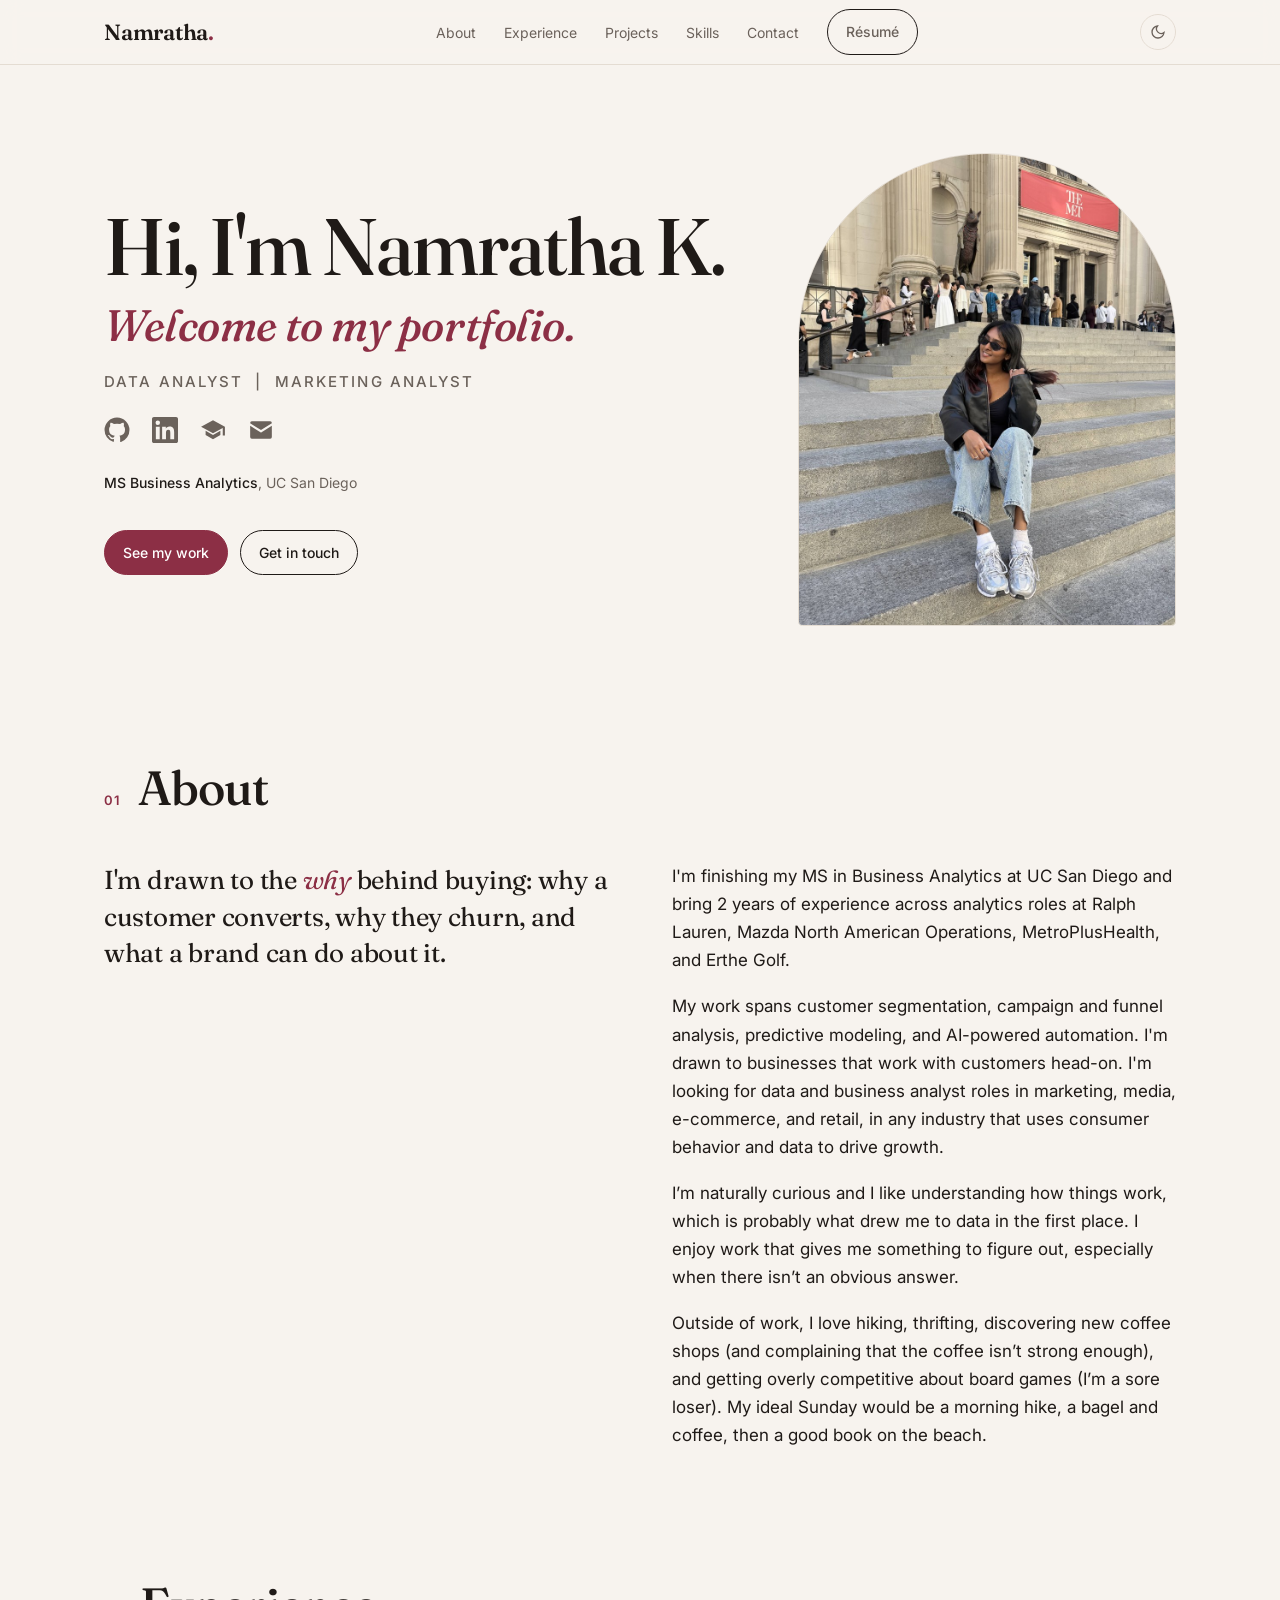
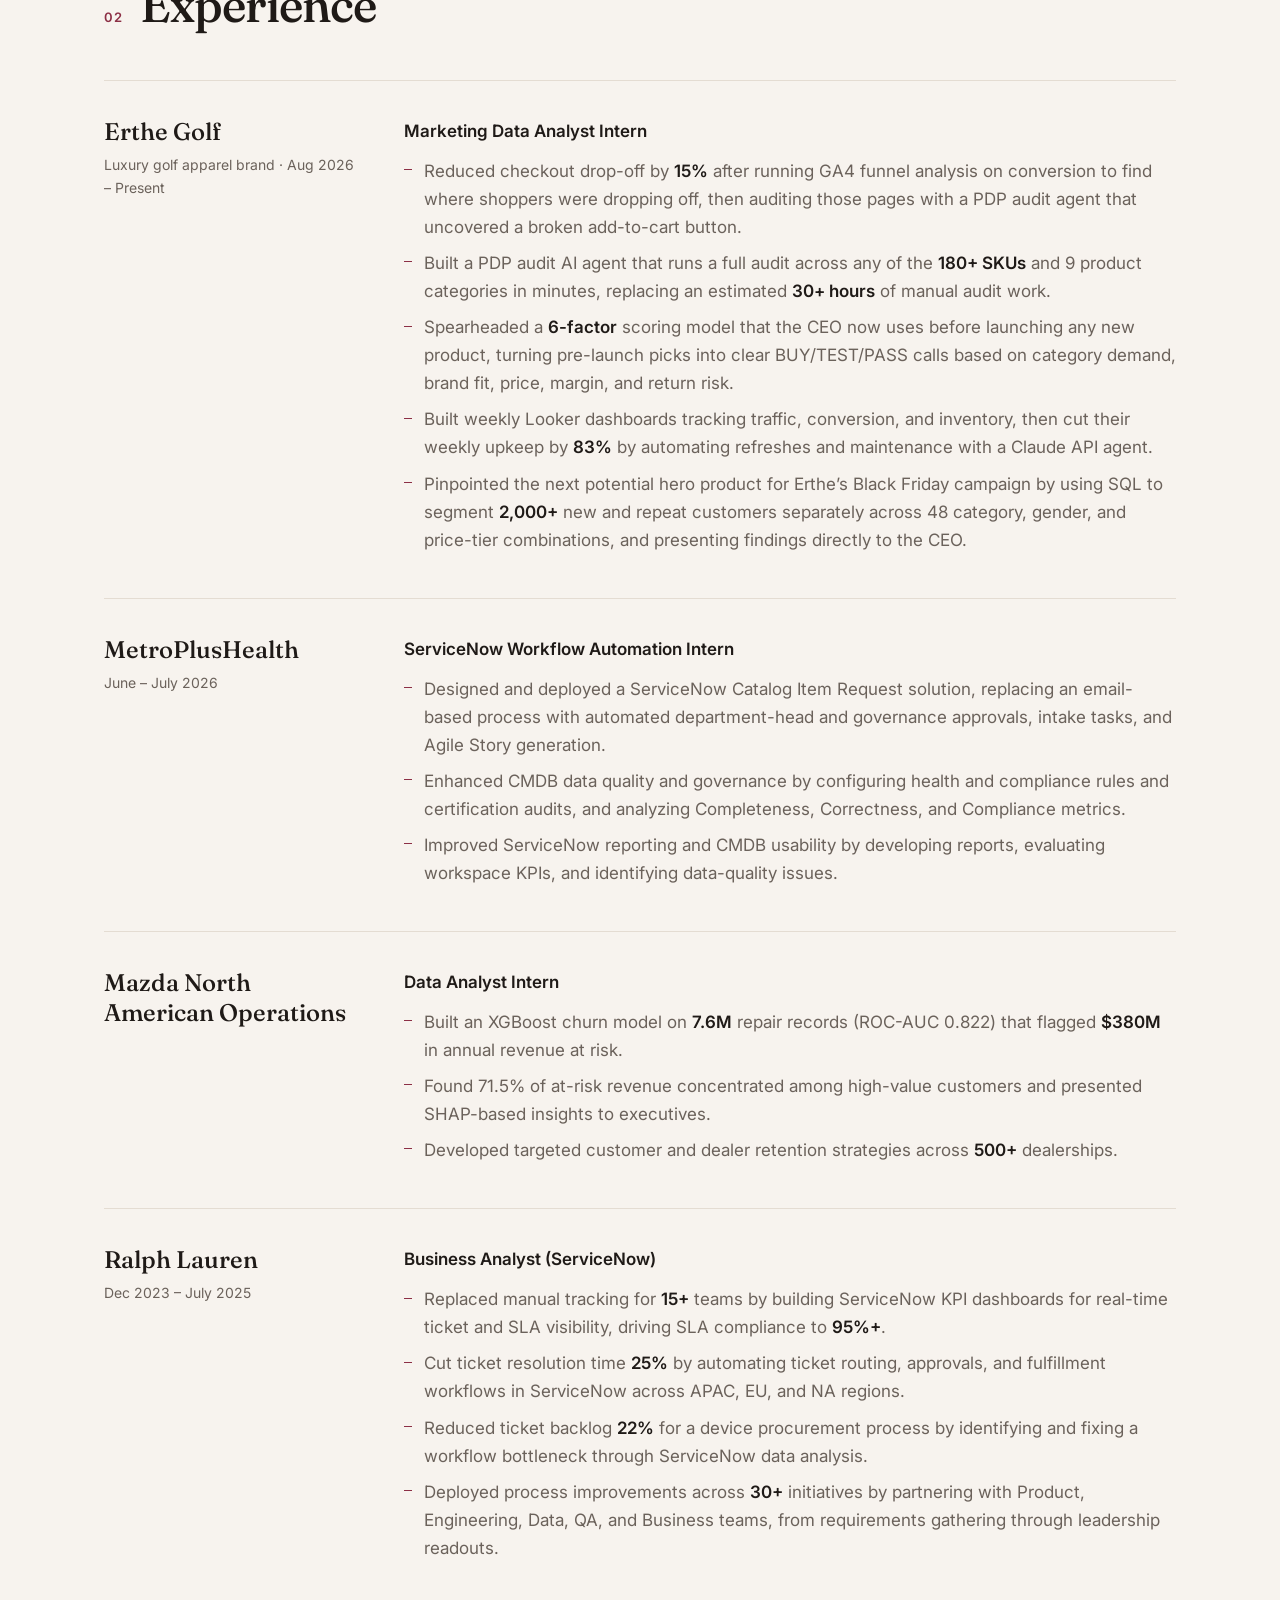
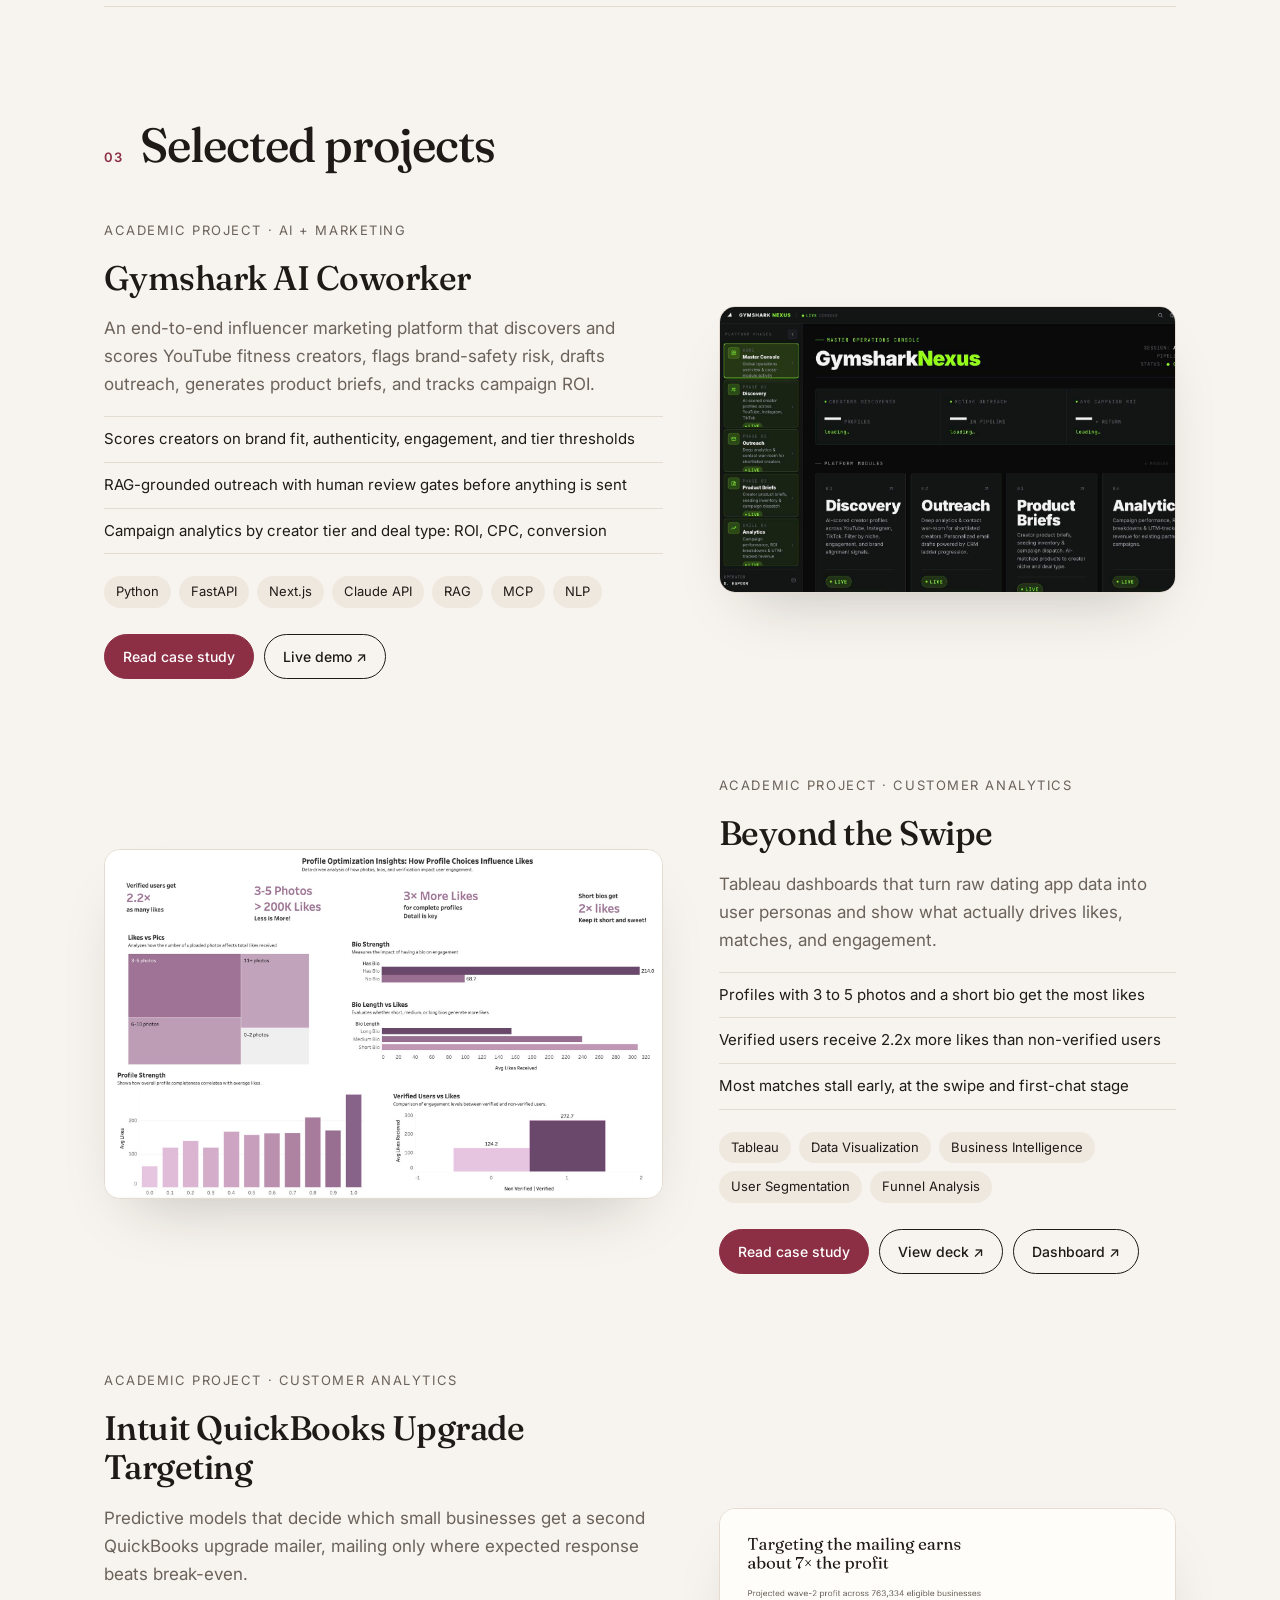
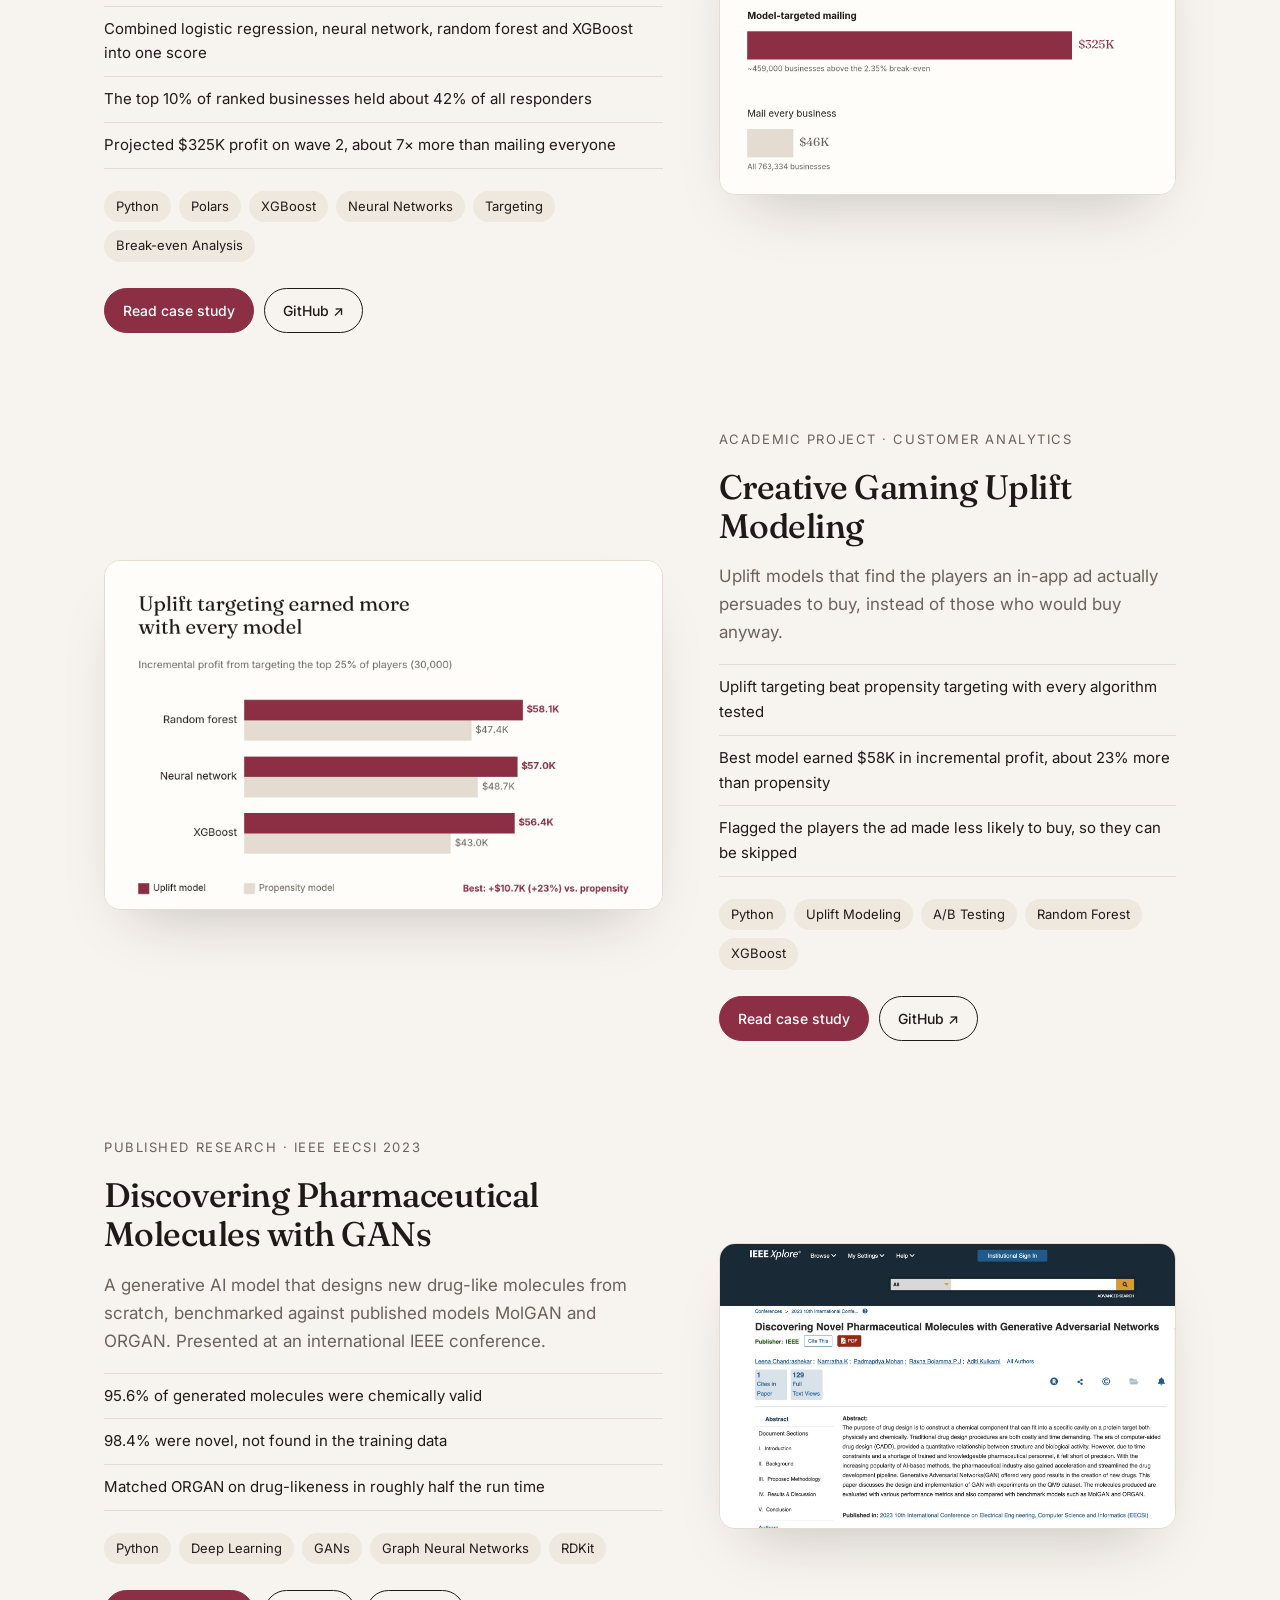
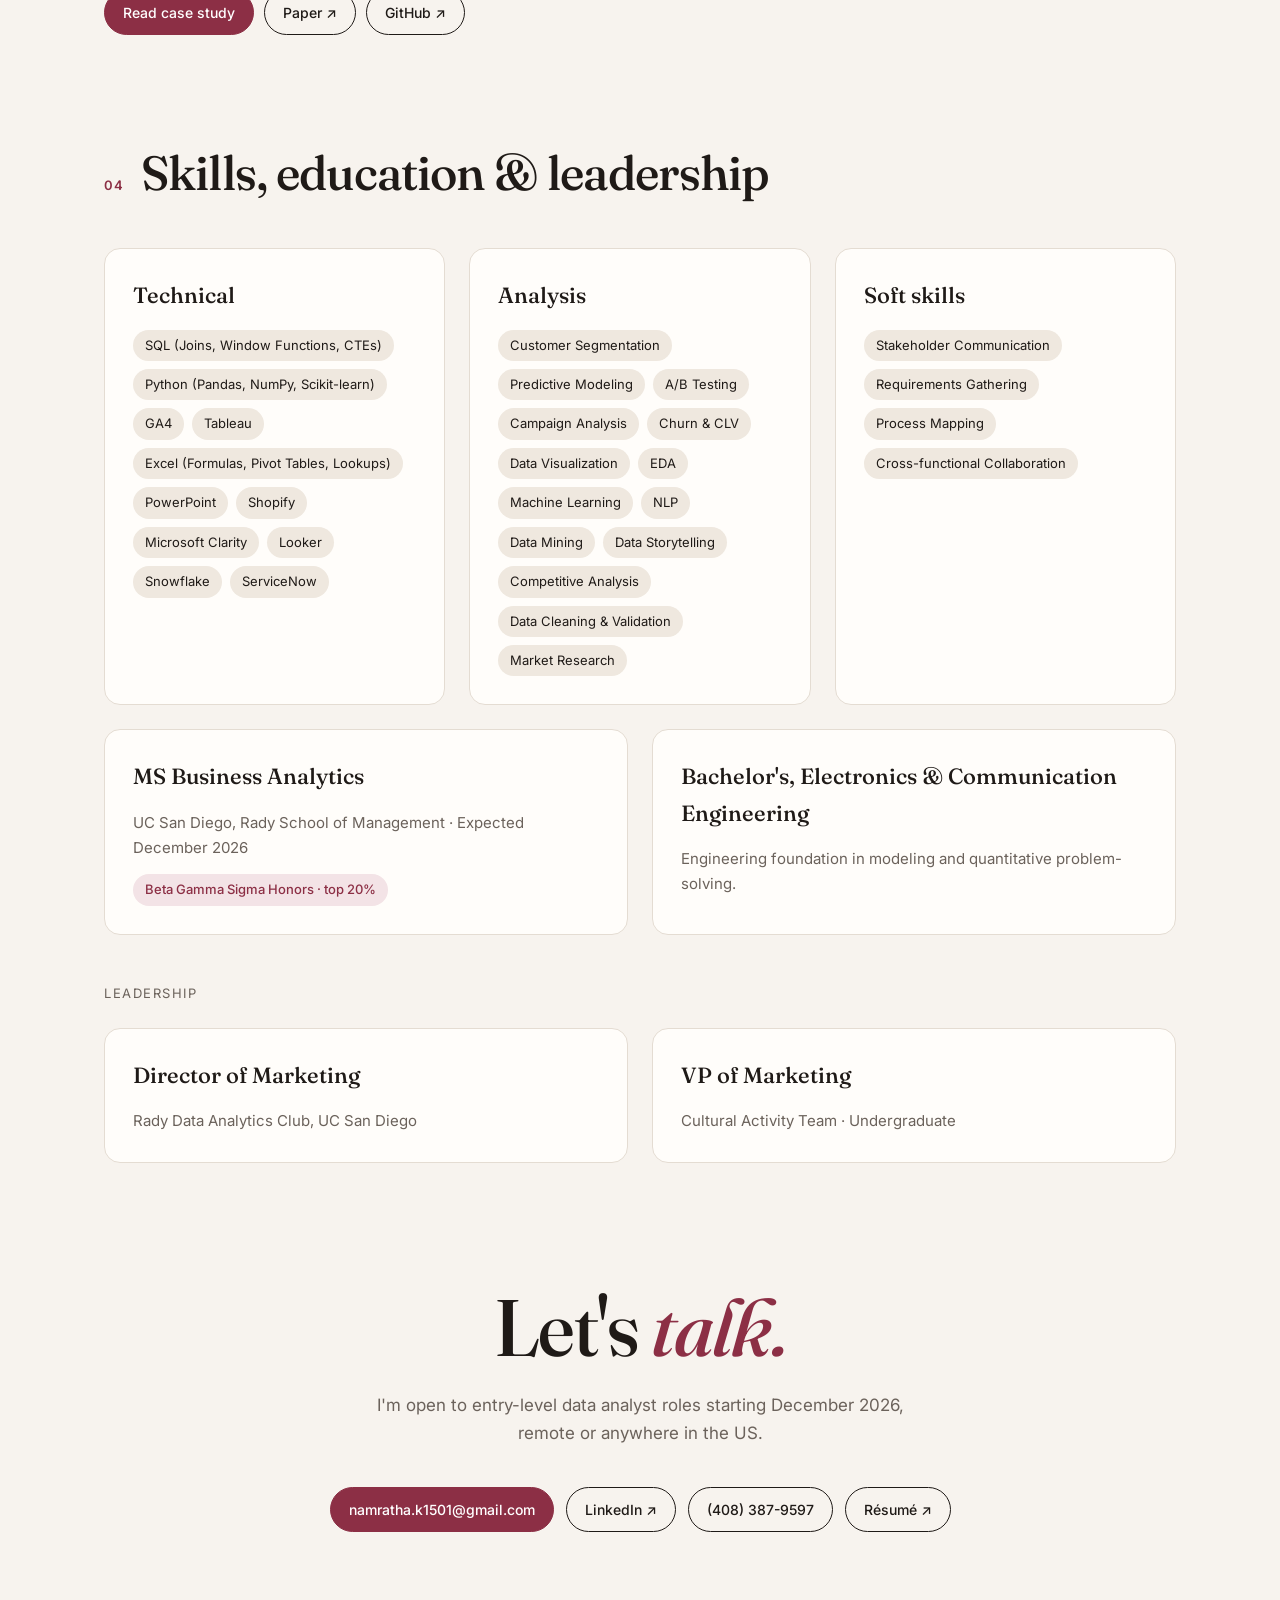
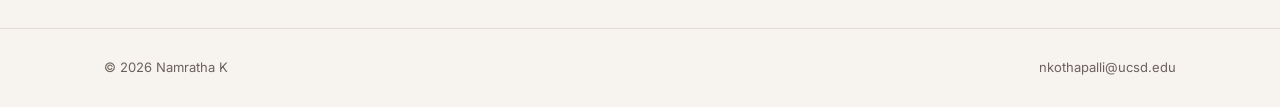
<file: index.html>
<!doctype html>
<html lang="en">
<head>
<meta charset="utf-8">
<meta name="viewport" content="width=device-width, initial-scale=1">
<title>Namratha K | Data Analyst</title>
<meta name="description" content="Namratha K, data analyst and UC San Diego MS Business Analytics candidate. Marketing, consumer behavior, and e-commerce analytics.">
<meta property="og:type" content="website">
<meta property="og:title" content="Namratha K | Data Analyst">
<meta property="og:description" content="Namratha K, data analyst and UC San Diego MS Business Analytics candidate. Marketing, consumer behavior, and e-commerce analytics.">
<meta property="og:url" content="https://namratha121.github.io/">
<meta property="og:image" content="https://namratha121.github.io/assets/og-image.jpg">
<meta property="og:image:width" content="1200">
<meta property="og:image:height" content="630">
<meta name="twitter:card" content="summary_large_image">
<meta name="twitter:image" content="https://namratha121.github.io/assets/og-image.jpg">
<link rel="preconnect" href="https://fonts.googleapis.com">
<link rel="preconnect" href="https://fonts.gstatic.com" crossorigin>
<link href="https://fonts.googleapis.com/css2?family=Fraunces:opsz,wght@9..144,400;9..144,500;9..144,600&family=Inter:wght@400;500;600&display=swap" rel="stylesheet">
<link rel="stylesheet" href="assets/style.css">
</head>
<body>

<header>
  <nav class="wrap">
    <a href="#top" class="logo">Namratha<span>.</span></a>
    <ul class="links" id="links">
      <li><a href="#about">About</a></li>
      <li><a href="#experience">Experience</a></li>
      <li><a href="#projects">Projects</a></li>
      <li><a href="#skills">Skills</a></li>
      <li><a href="#contact">Contact</a></li>
      <li><a class="btn" href="assets/resume.pdf" target="_blank" rel="noopener">Résumé</a></li>
    </ul>
    <div style="display:flex;gap:8px">
      <button class="theme" id="theme" aria-label="Toggle light and dark mode">
        <svg width="16" height="16" viewBox="0 0 24 24" fill="none" stroke="currentColor" stroke-width="2"><path d="M21 12.8A9 9 0 1 1 11.2 3a7 7 0 0 0 9.8 9.8z"/></svg>
      </button>
      <button class="theme menu" id="menu" aria-label="Open menu">
        <svg width="16" height="16" viewBox="0 0 24 24" fill="none" stroke="currentColor" stroke-width="2"><path d="M4 7h16M4 12h16M4 17h16"/></svg>
      </button>
    </div>
  </nav>
</header>

<main id="top">
  <div class="wrap">

    <div class="hero">
      <div>
        <h1>Hi, I'm Namratha K. <em>Welcome to my portfolio.</em></h1>
        <p class="role-line">Data Analyst&nbsp;&nbsp;|&nbsp;&nbsp;Marketing Analyst</p>
        <div class="socials">
          <a href="https://github.com/namratha121" target="_blank" rel="noopener" aria-label="GitHub" title="GitHub"><svg viewBox="0 0 24 24" fill="currentColor"><path d="M12 .5A11.5 11.5 0 0 0 .5 12a11.5 11.5 0 0 0 7.86 10.92c.58.1.79-.25.79-.56v-2c-3.2.7-3.87-1.37-3.87-1.37-.52-1.33-1.28-1.69-1.28-1.69-1.04-.71.08-.7.08-.7 1.15.08 1.76 1.19 1.76 1.19 1.03 1.76 2.69 1.25 3.35.96.1-.75.4-1.25.73-1.54-2.55-.29-5.24-1.28-5.24-5.69 0-1.26.45-2.29 1.19-3.1-.12-.29-.52-1.46.11-3.05 0 0 .97-.31 3.17 1.18a11 11 0 0 1 5.77 0c2.2-1.49 3.17-1.18 3.17-1.18.63 1.59.23 2.76.11 3.05.74.81 1.19 1.84 1.19 3.1 0 4.42-2.7 5.4-5.26 5.68.41.36.78 1.06.78 2.14v3.17c0 .31.21.67.8.56A11.5 11.5 0 0 0 23.5 12 11.5 11.5 0 0 0 12 .5z"/></svg></a>
          <a href="https://www.linkedin.com/in/namratha202/" target="_blank" rel="noopener" aria-label="LinkedIn" title="LinkedIn"><svg viewBox="0 0 24 24" fill="currentColor"><path d="M20.45 20.45h-3.56v-5.57c0-1.33-.02-3.04-1.85-3.04-1.86 0-2.14 1.45-2.14 2.94v5.67H9.35V9h3.41v1.56h.05c.48-.9 1.64-1.85 3.37-1.85 3.6 0 4.27 2.37 4.27 5.46v6.28zM5.34 7.43a2.06 2.06 0 1 1 0-4.13 2.06 2.06 0 0 1 0 4.13zM7.12 20.45H3.56V9h3.56v11.45zM22.22 0H1.77C.79 0 0 .77 0 1.73v20.54C0 23.23.79 24 1.77 24h20.45c.98 0 1.78-.77 1.78-1.73V1.73C24 .77 23.2 0 22.22 0z"/></svg></a>
          <a href="assets/resume.pdf" target="_blank" rel="noopener" aria-label="Résumé" title="Résumé"><svg viewBox="0 0 24 24" fill="currentColor"><path d="M12 3 1 9l11 6 9-4.91V17h2V9L12 3zm-6.82 9.62v4.01L12 20.5l6.82-3.87v-4.01L12 16.5l-6.82-3.88z"/></svg></a>
          <a href="mailto:namratha.k1501@gmail.com" aria-label="Email" title="Email"><svg viewBox="0 0 24 24" fill="currentColor"><path d="M2 5.5A1.5 1.5 0 0 1 3.5 4h17A1.5 1.5 0 0 1 22 5.5v.3l-10 6.25L2 5.8v-.3zm0 2.66V18.5A1.5 1.5 0 0 0 3.5 20h17a1.5 1.5 0 0 0 1.5-1.5V8.16l-9.47 5.92a1 1 0 0 1-1.06 0L2 8.16z"/></svg></a>
        </div>
        <p class="meta"><b>MS Business Analytics</b>, UC San Diego</p>
        <div class="cta">
          <a href="#projects" class="btn solid">See my work</a>
          <a href="#contact" class="btn">Get in touch</a>
        </div>
      </div>
      <div class="portrait" id="portrait">
        <img src="assets/portrait.jpg" alt="Portrait of Namratha K" onerror="this.parentElement.classList.add('noimg')">
        <div class="mono">NK</div>
      </div>
    </div>

    <section id="about" style="padding-top:64px">
      <div class="sec-head reveal"><span class="num">01</span><h2>About</h2></div>
      <div class="about">
        <p class="big reveal">I'm drawn to the <em>why</em> behind buying: why a customer converts, why they churn, and what a brand can do about it.</p>
        <div class="reveal">
          <p>I'm finishing my MS in Business Analytics at UC San Diego and bring 2 years of experience across analytics roles at Ralph Lauren, Mazda North American Operations, MetroPlusHealth, and Erthe Golf.</p>
          <p>My work spans customer segmentation, campaign and funnel analysis, predictive modeling, and AI-powered automation. I'm drawn to businesses that work with customers head-on. I'm looking for data and business analyst roles in marketing, media, e-commerce, and retail, in any industry that uses consumer behavior and data to drive growth.</p>
          <p>I’m naturally curious and I like understanding how things work, which is probably what drew me to data in the first place. I enjoy work that gives me something to figure out, especially when there isn’t an obvious answer.</p>
          <p>Outside of work, I love hiking, thrifting, discovering new coffee shops (and complaining that the coffee isn’t strong enough), and getting overly competitive about board games (I’m a sore loser). My ideal Sunday would be a morning hike, a bagel and coffee, then a good book on the beach.</p>
        </div>
      </div>
    </section>

    <section id="experience">
      <div class="sec-head reveal"><span class="num">02</span><h2>Experience</h2></div>

      <div class="job reveal">
        <div><div class="co">Erthe Golf</div><div class="when">Luxury golf apparel brand · Aug 2026 – Present</div></div>
        <div>
          <div class="role">Marketing Data Analyst Intern</div>
          <ul>
            <li>Reduced checkout drop-off by <strong>15%</strong> after running GA4 funnel analysis on conversion to find where shoppers were dropping off, then auditing those pages with a PDP audit agent that uncovered a broken add-to-cart button.</li>
            <li>Built a PDP audit AI agent that runs a full audit across any of the <strong>180+ SKUs</strong> and 9 product categories in minutes, replacing an estimated <strong>30+ hours</strong> of manual audit work.</li>
            <li>Spearheaded a <strong>6-factor</strong> scoring model that the CEO now uses before launching any new product, turning pre-launch picks into clear BUY/TEST/PASS calls based on category demand, brand fit, price, margin, and return risk.</li>
            <li>Built weekly Looker dashboards tracking traffic, conversion, and inventory, then cut their weekly upkeep by <strong>83%</strong> by automating refreshes and maintenance with a Claude API agent.</li>
            <li>Pinpointed the next potential hero product for Erthe’s Black Friday campaign by using SQL to segment <strong>2,000+</strong> new and repeat customers separately across 48 category, gender, and price-tier combinations, and presenting findings directly to the CEO.</li>
          </ul>
        </div>
      </div>

      <div class="job reveal">
        <div><div class="co">MetroPlusHealth</div><div class="when">June – July 2026</div></div>
        <div>
          <div class="role">ServiceNow Workflow Automation Intern</div>
          <ul>
            <li>Designed and deployed a ServiceNow Catalog Item Request solution, replacing an email-based process with automated department-head and governance approvals, intake tasks, and Agile Story generation.</li>
            <li>Enhanced CMDB data quality and governance by configuring health and compliance rules and certification audits, and analyzing Completeness, Correctness, and Compliance metrics.</li>
            <li>Improved ServiceNow reporting and CMDB usability by developing reports, evaluating workspace KPIs, and identifying data-quality issues.</li>
          </ul>
        </div>
      </div>

      <div class="job reveal">
        <div><div class="co">Mazda North American Operations</div></div>
        <div>
          <div class="role">Data Analyst Intern</div>
          <ul>
            <li>Built an XGBoost churn model on <strong>7.6M</strong> repair records (ROC-AUC 0.822) that flagged <strong>$380M</strong> in annual revenue at risk.</li>
            <li>Found 71.5% of at-risk revenue concentrated among high-value customers and presented SHAP-based insights to executives.</li>
            <li>Developed targeted customer and dealer retention strategies across <strong>500+</strong> dealerships.</li>
          </ul>
        </div>
      </div>

      <div class="job reveal">
        <div><div class="co">Ralph Lauren</div><div class="when">Dec 2023 – July 2025</div></div>
        <div>
          <div class="role">Business Analyst (ServiceNow)</div>
          <ul>
            <li>Replaced manual tracking for <strong>15+</strong> teams by building ServiceNow KPI dashboards for real-time ticket and SLA visibility, driving SLA compliance to <strong>95%+</strong>.</li>
            <li>Cut ticket resolution time <strong>25%</strong> by automating ticket routing, approvals, and fulfillment workflows in ServiceNow across APAC, EU, and NA regions.</li>
            <li>Reduced ticket backlog <strong>22%</strong> for a device procurement process by identifying and fixing a workflow bottleneck through ServiceNow data analysis.</li>
            <li>Deployed process improvements across <strong>30+</strong> initiatives by partnering with Product, Engineering, Data, QA, and Business teams, from requirements gathering through leadership readouts.</li>
          </ul>
        </div>
      </div>
    </section>

    <section id="projects">
      <div class="sec-head reveal"><span class="num">03</span><h2>Selected projects</h2></div>

      <article class="project reveal">
        <a class="shot" href="gymshark.html"><img src="assets/gymshark.jpg" alt="GymsharkNexus dashboard showing Discovery, Outreach, Product Briefs and Analytics modules"></a>
        <div>
          <p class="kicker">Academic project · AI + marketing</p>
          <h3><a href="gymshark.html">Gymshark AI Coworker</a></h3>
          <p>An end-to-end influencer marketing platform that discovers and scores YouTube fitness creators, flags brand-safety risk, drafts outreach, generates product briefs, and tracks campaign ROI.</p>
          <ul>
            <li>Scores creators on brand fit, authenticity, engagement, and tier thresholds</li>
            <li>RAG-grounded outreach with human review gates before anything is sent</li>
            <li>Campaign analytics by creator tier and deal type: ROI, CPC, conversion</li>
          </ul>
          <div class="chips"><span class="chip">Python</span><span class="chip">FastAPI</span><span class="chip">Next.js</span><span class="chip">Claude API</span><span class="chip">RAG</span><span class="chip">MCP</span><span class="chip">NLP</span></div>
          <div class="plinks"><a class="btn solid" href="gymshark.html">Read case study</a><a class="btn" href="https://gymshark-automation-2hjm-d9mzqla8r-namratha7.vercel.app/" target="_blank" rel="noopener">Live demo ↗</a></div>
        </div>
      </article>

      <article class="project reveal">
        <a class="shot" href="beyond-the-swipe.html"><img src="assets/bts-profile-dashboard.jpg" alt="Beyond the Swipe Tableau dashboard showing how photos, bios and verification influence likes"></a>
        <div>
          <p class="kicker">Academic project · Customer analytics</p>
          <h3><a href="beyond-the-swipe.html">Beyond the Swipe</a></h3>
          <p>Tableau dashboards that turn raw dating app data into user personas and show what actually drives likes, matches, and engagement.</p>
          <ul>
            <li>Profiles with 3 to 5 photos and a short bio get the most likes</li>
            <li>Verified users receive 2.2x more likes than non-verified users</li>
            <li>Most matches stall early, at the swipe and first-chat stage</li>
          </ul>
          <div class="chips"><span class="chip">Tableau</span><span class="chip">Data Visualization</span><span class="chip">Business Intelligence</span><span class="chip">User Segmentation</span><span class="chip">Funnel Analysis</span></div>
          <div class="plinks">
            <a class="btn solid" href="beyond-the-swipe.html">Read case study</a>
            <a class="btn" href="assets/beyond-the-swipe.pdf" target="_blank" rel="noopener">View deck ↗</a>
            <a class="btn" href="https://10ay.online.tableau.com/#/site/nkothapalli-e56fec09a2/workbooks/4737067?:origin=card_share_link" target="_blank" rel="noopener">Dashboard ↗</a>
          </div>
        </div>
      </article>
      <article class="project reveal">
        <a class="shot" href="intuit.html"><img src="assets/intuit-card.jpg" alt="Bar chart: model-targeted mailing earns about $325K in projected profit versus $46K for mailing every business"></a>
        <div>
          <p class="kicker">Academic project · Customer analytics</p>
          <h3><a href="intuit.html">Intuit QuickBooks Upgrade Targeting</a></h3>
          <p>Predictive models that decide which small businesses get a second QuickBooks upgrade mailer, mailing only where expected response beats break-even.</p>
          <ul>
            <li>Combined logistic regression, neural network, random forest and XGBoost into one score</li>
            <li>The top 10% of ranked businesses held about 42% of all responders</li>
            <li>Projected $325K profit on wave 2, about 7× more than mailing everyone</li>
          </ul>
          <div class="chips"><span class="chip">Python</span><span class="chip">Polars</span><span class="chip">XGBoost</span><span class="chip">Neural Networks</span><span class="chip">Targeting</span><span class="chip">Break-even Analysis</span></div>
          <div class="plinks"><a class="btn solid" href="intuit.html">Read case study</a><a class="btn" href="https://github.com/namratha121/intuit-upgrade-targeting" target="_blank" rel="noopener">GitHub ↗</a></div>
        </div>
      </article>

      <article class="project reveal">
        <a class="shot" href="creative-gaming.html"><img src="assets/cg-card.jpg" alt="Bar chart: uplift models earned more incremental profit than propensity models for random forest, neural network and XGBoost"></a>
        <div>
          <p class="kicker">Academic project · Customer analytics</p>
          <h3><a href="creative-gaming.html">Creative Gaming Uplift Modeling</a></h3>
          <p>Uplift models that find the players an in-app ad actually persuades to buy, instead of those who would buy anyway.</p>
          <ul>
            <li>Uplift targeting beat propensity targeting with every algorithm tested</li>
            <li>Best model earned $58K in incremental profit, about 23% more than propensity</li>
            <li>Flagged the players the ad made less likely to buy, so they can be skipped</li>
          </ul>
          <div class="chips"><span class="chip">Python</span><span class="chip">Uplift Modeling</span><span class="chip">A/B Testing</span><span class="chip">Random Forest</span><span class="chip">XGBoost</span></div>
          <div class="plinks"><a class="btn solid" href="creative-gaming.html">Read case study</a><a class="btn" href="https://github.com/namratha121/creative-gaming-uplift" target="_blank" rel="noopener">GitHub ↗</a></div>
        </div>
      </article>

      <article class="project reveal">
        <a class="shot" href="drug-discovery.html"><img src="assets/gan-paper.jpg" alt="IEEE Xplore page for the paper Discovering Novel Pharmaceutical Molecules with Generative Adversarial Networks"></a>
        <div>
          <p class="kicker">Published research · IEEE EECSI 2023</p>
          <h3><a href="drug-discovery.html">Discovering Pharmaceutical Molecules with GANs</a></h3>
          <p>A generative AI model that designs new drug-like molecules from scratch, benchmarked against published models MolGAN and ORGAN. Presented at an international IEEE conference.</p>
          <ul>
            <li>95.6% of generated molecules were chemically valid</li>
            <li>98.4% were novel, not found in the training data</li>
            <li>Matched ORGAN on drug-likeness in roughly half the run time</li>
          </ul>
          <div class="chips"><span class="chip">Python</span><span class="chip">Deep Learning</span><span class="chip">GANs</span><span class="chip">Graph Neural Networks</span><span class="chip">RDKit</span></div>
          <div class="plinks">
            <a class="btn solid" href="drug-discovery.html">Read case study</a>
            <a class="btn" href="https://ieeexplore.ieee.org/document/10295896" target="_blank" rel="noopener">Paper ↗</a>
            <a class="btn" href="https://github.com/namratha121/Small-Molecule-Drug-Design" target="_blank" rel="noopener">GitHub ↗</a>
          </div>
        </div>
      </article>
    </section>

    <section id="skills" style="padding-top:16px">
      <div class="sec-head reveal"><span class="num">04</span><h2>Skills, education &amp; leadership</h2></div>
      <div class="skills">
        <div class="card reveal"><h4>Technical</h4><div class="chips" style="margin:0"><span class="chip">SQL (Joins, Window Functions, CTEs)</span><span class="chip">Python (Pandas, NumPy, Scikit-learn)</span><span class="chip">GA4</span><span class="chip">Tableau</span><span class="chip">Excel (Formulas, Pivot Tables, Lookups)</span><span class="chip">PowerPoint</span><span class="chip">Shopify</span><span class="chip">Microsoft Clarity</span><span class="chip">Looker</span><span class="chip">Snowflake</span><span class="chip">ServiceNow</span></div></div>
        <div class="card reveal"><h4>Analysis</h4><div class="chips" style="margin:0"><span class="chip">Customer Segmentation</span><span class="chip">Predictive Modeling</span><span class="chip">A/B Testing</span><span class="chip">Campaign Analysis</span><span class="chip">Churn &amp; CLV</span><span class="chip">Data Visualization</span><span class="chip">EDA</span><span class="chip">Machine Learning</span><span class="chip">NLP</span><span class="chip">Data Mining</span><span class="chip">Data Storytelling</span><span class="chip">Competitive Analysis</span><span class="chip">Data Cleaning &amp; Validation</span><span class="chip">Market Research</span></div></div>
        <div class="card reveal"><h4>Soft skills</h4><div class="chips" style="margin:0"><span class="chip">Stakeholder Communication</span><span class="chip">Requirements Gathering</span><span class="chip">Process Mapping</span><span class="chip">Cross-functional Collaboration</span></div></div>
      </div>
      <div class="edu">
        <div class="card reveal"><h4>MS Business Analytics</h4><p>UC San Diego, Rady School of Management · Expected December 2026</p><span class="badge">Beta Gamma Sigma Honors · top 20%</span></div>
        <div class="card reveal"><h4>Bachelor's, Electronics &amp; Communication Engineering</h4><p>Engineering foundation in modeling and quantitative problem-solving.</p></div>
      </div>
      <p class="kicker reveal" style="margin-top:48px">Leadership</p>
      <div class="edu">
        <div class="card reveal"><h4>Director of Marketing</h4><p>Rady Data Analytics Club, UC San Diego</p></div>
        <div class="card reveal"><h4>VP of Marketing</h4><p>Cultural Activity Team · Undergraduate</p></div>
      </div>
    </section>

    <section class="contact" id="contact">
      <h2 class="reveal">Let's <em>talk.</em></h2>
      <p class="reveal">I'm open to entry-level data analyst roles starting December 2026, remote or anywhere in the US.</p>
      <div class="clist reveal">
        <a class="btn solid" href="mailto:namratha.k1501@gmail.com">namratha.k1501@gmail.com</a>
        <a class="btn" href="https://www.linkedin.com/in/namratha202/" target="_blank" rel="noopener">LinkedIn ↗</a>
        <a class="btn" href="tel:+14083879597">(408) 387-9597</a>
        <a class="btn" href="assets/resume.pdf" target="_blank" rel="noopener">Résumé ↗</a>
      </div>
    </section>

  </div>
</main>

<footer><div class="wrap"><span>© 2026 Namratha K</span><span>nkothapalli@ucsd.edu</span></div></footer>

<script>
(function(){
  var root=document.documentElement;
  try{var t=localStorage.getItem('theme');if(t)root.setAttribute('data-theme',t);}catch(e){}
  document.getElementById('theme').addEventListener('click',function(){
    var cur=root.getAttribute('data-theme')||(matchMedia('(prefers-color-scheme: dark)').matches?'dark':'light');
    var next=cur==='dark'?'light':'dark';root.setAttribute('data-theme',next);
    try{localStorage.setItem('theme',next);}catch(e){}
  });
  var links=document.getElementById('links');
  document.getElementById('menu').addEventListener('click',function(){links.classList.toggle('open');});
  links.addEventListener('click',function(e){if(e.target.tagName==='A')links.classList.remove('open');});
  if('IntersectionObserver' in window){
    var io=new IntersectionObserver(function(es){es.forEach(function(en){if(en.isIntersecting){en.target.classList.add('in');io.unobserve(en.target);}});},{threshold:.12});
    document.querySelectorAll('.reveal').forEach(function(el){io.observe(el);});
  }else{document.querySelectorAll('.reveal').forEach(function(el){el.classList.add('in');});}
})();
</script>
</body>
</html>
</file>
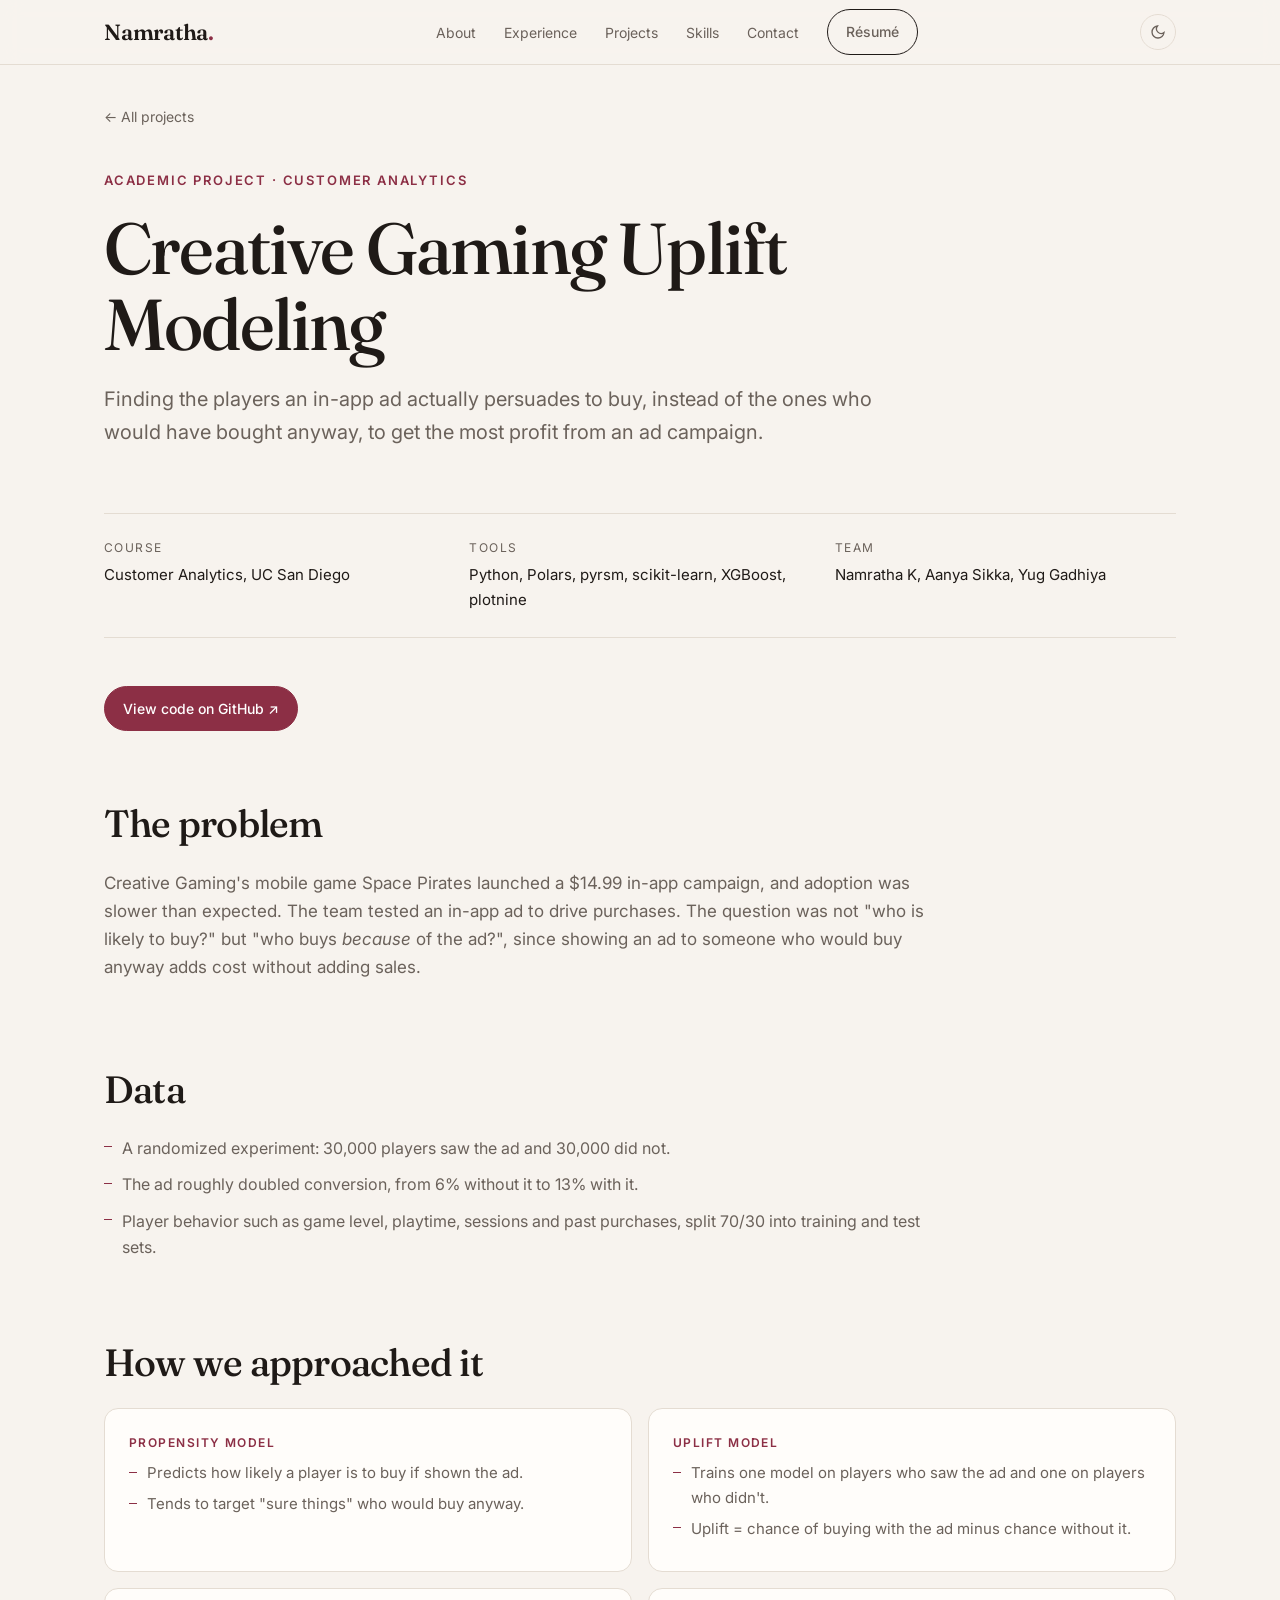
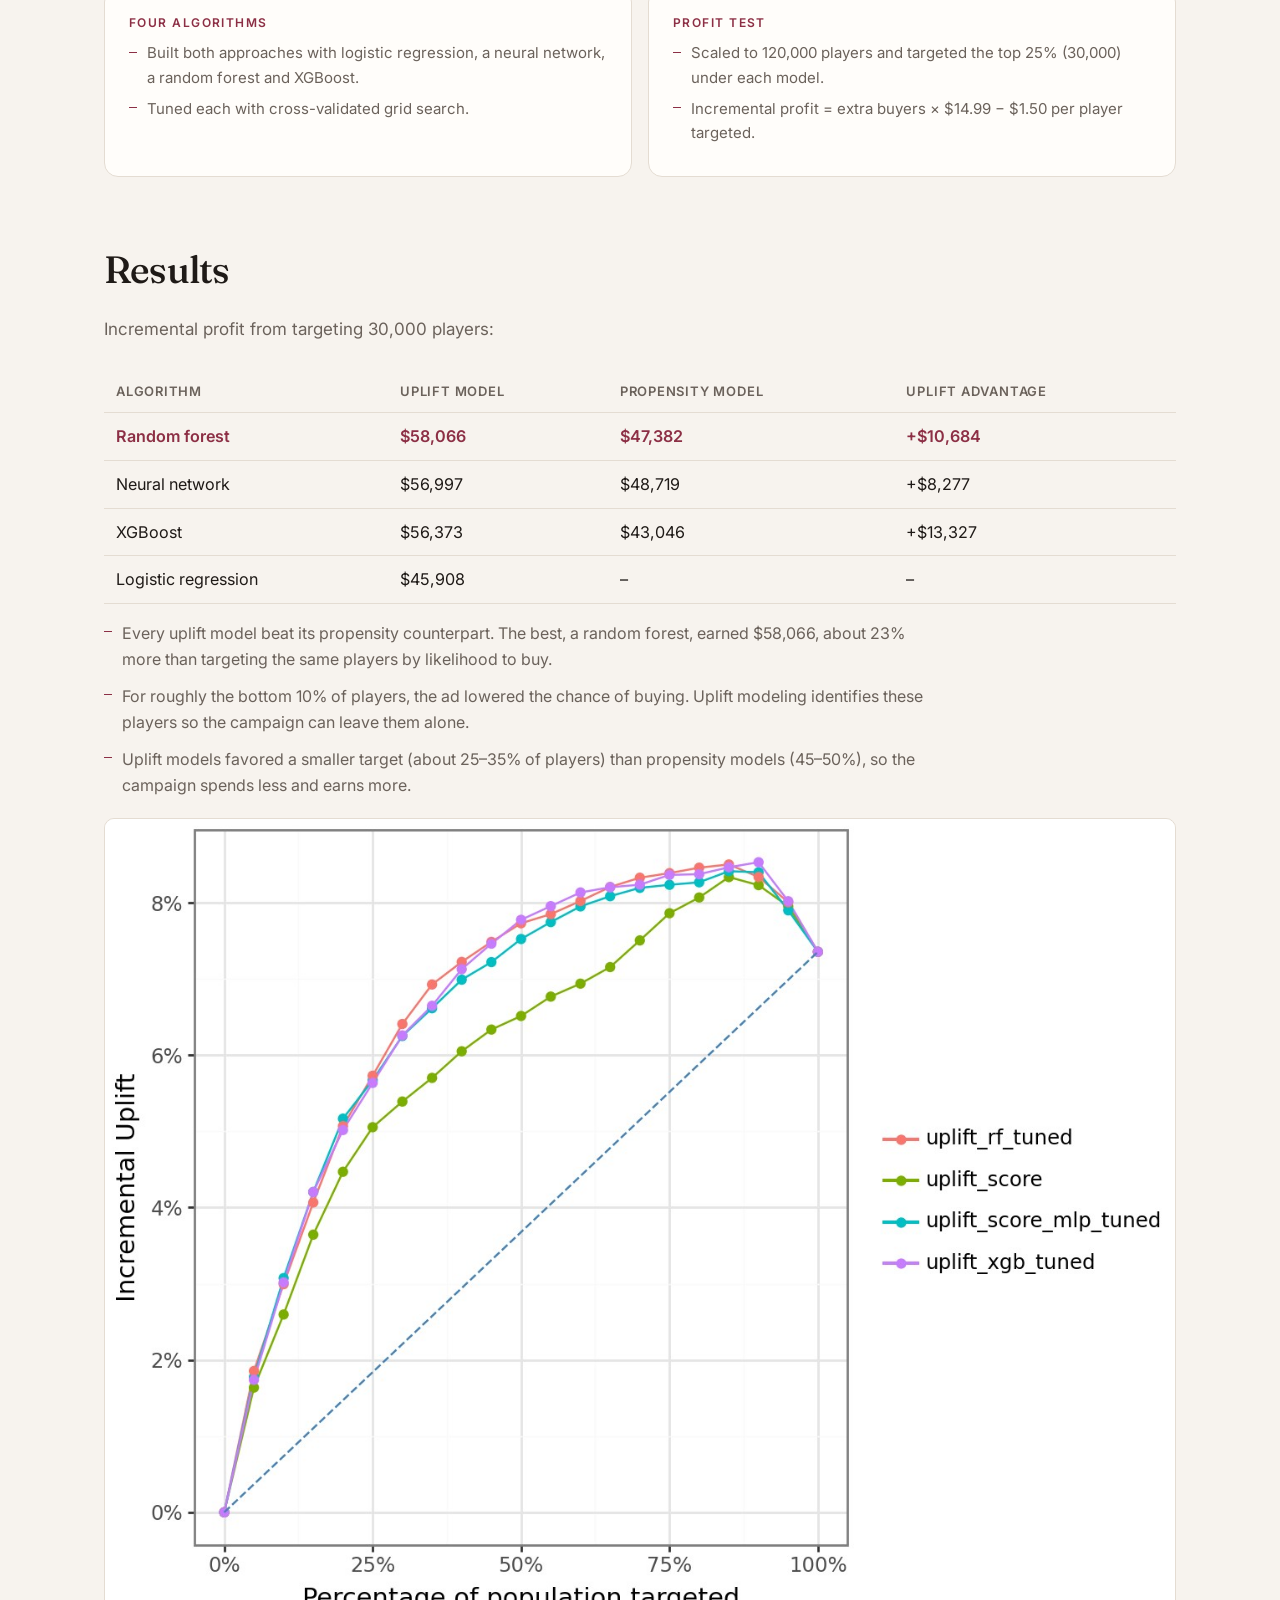
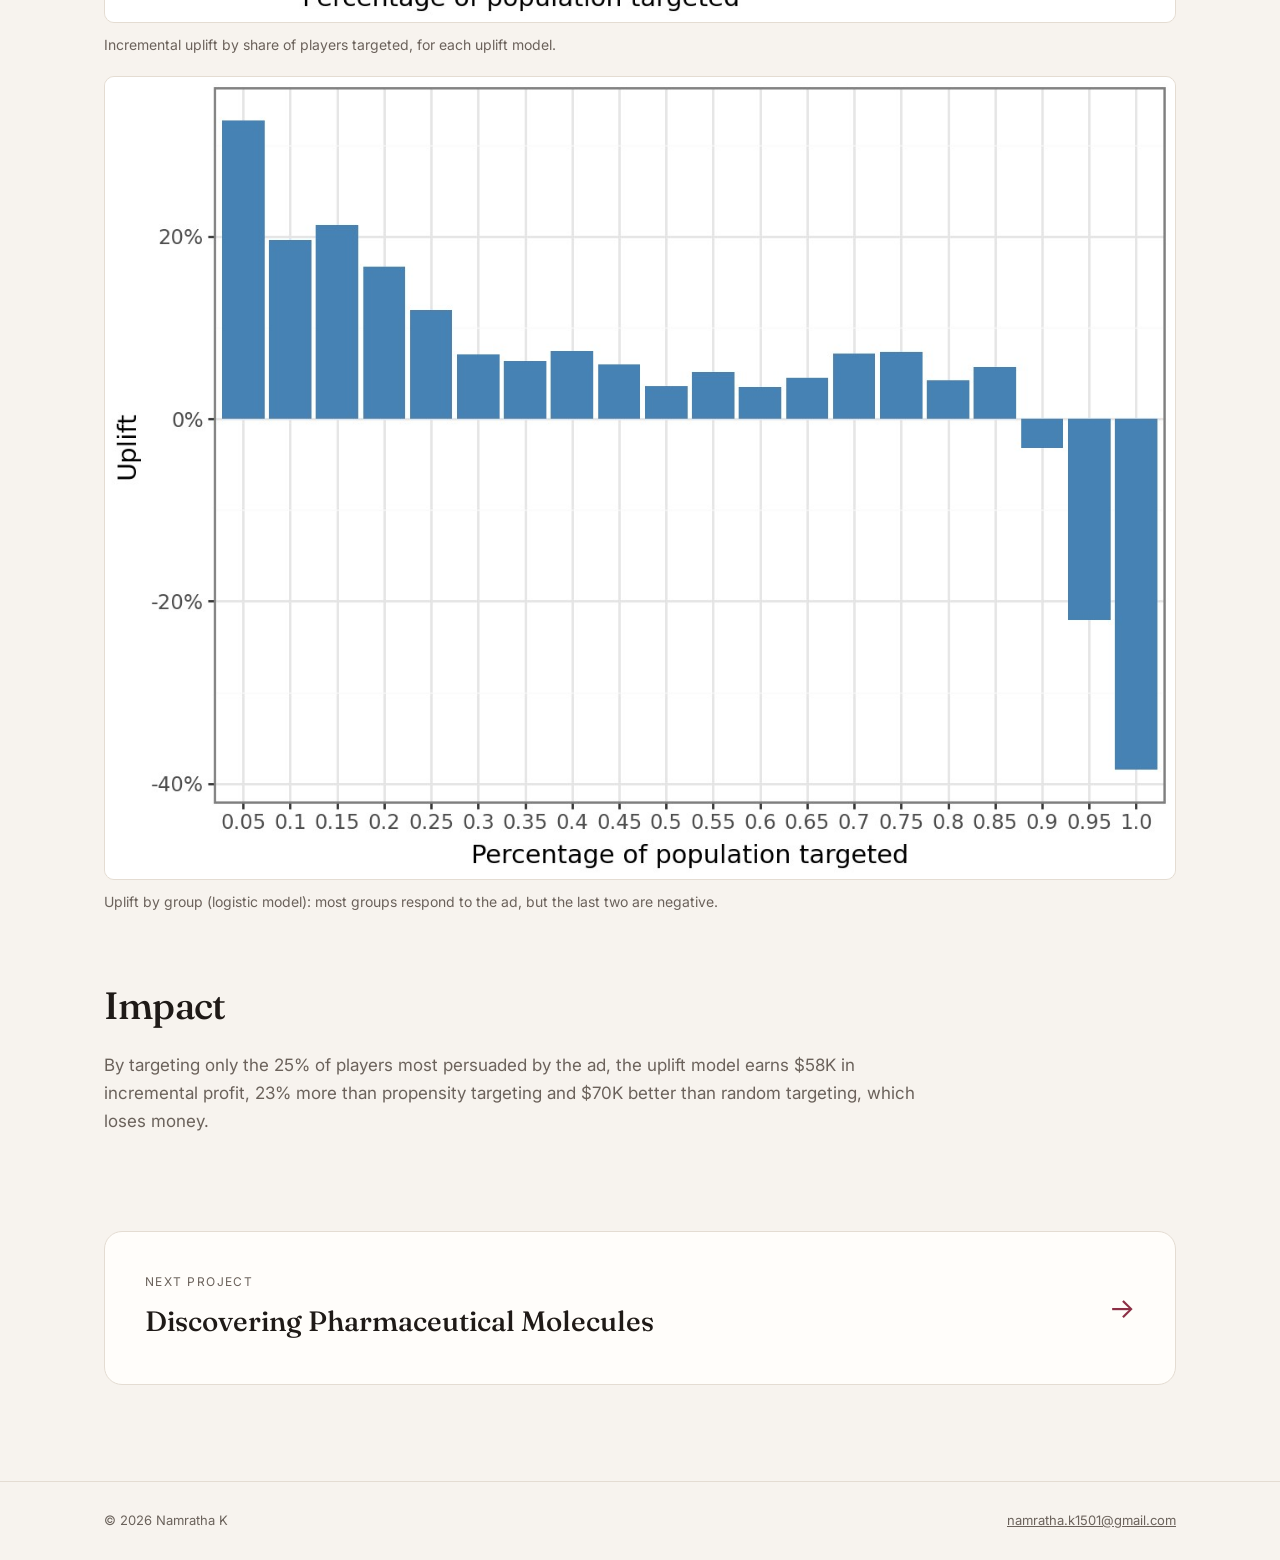
<file: creative-gaming.html>
<!doctype html>
<html lang="en">
<head>
<meta charset="utf-8">
<meta name="viewport" content="width=device-width, initial-scale=1">
<title>Creative Gaming Uplift | Namratha K</title>
<meta name="description" content="Uplift modeling by Namratha K and team to target in-game ads at players the ad persuades to buy.">
<meta property="og:type" content="website">
<meta property="og:title" content="Creative Gaming Uplift | Namratha K">
<meta property="og:description" content="Uplift modeling by Namratha K and team to target in-game ads at players the ad persuades to buy.">
<meta property="og:url" content="https://namratha121.github.io/creative-gaming.html">
<meta property="og:image" content="https://namratha121.github.io/assets/og-image.jpg">
<meta property="og:image:width" content="1200">
<meta property="og:image:height" content="630">
<meta name="twitter:card" content="summary_large_image">
<meta name="twitter:image" content="https://namratha121.github.io/assets/og-image.jpg">
<link rel="preconnect" href="https://fonts.googleapis.com">
<link rel="preconnect" href="https://fonts.gstatic.com" crossorigin>
<link href="https://fonts.googleapis.com/css2?family=Fraunces:opsz,wght@9..144,400;9..144,500;9..144,600&family=Inter:wght@400;500;600&display=swap" rel="stylesheet">
<link rel="stylesheet" href="assets/style.css">
<style>
.rtable{width:100%;border-collapse:collapse;margin-top:12px;font-size:.95em}
.rtable th,.rtable td{text-align:left;padding:10px 12px;border-bottom:1px solid var(--line)}
.rtable th{font-weight:600;color:var(--muted);font-size:13px;letter-spacing:.06em;text-transform:uppercase}
.rtable tr.me td{color:var(--accent)}
.rtable tr.me td{font-weight:600}
.twrap{overflow-x:auto}
.cap{color:var(--muted);font-size:14px;margin-top:10px}
</style>
</head>
<body>
<header>
  <nav class="wrap">
    <a href="index.html" class="logo">Namratha<span>.</span></a>
    <ul class="links" id="links">
      <li><a href="index.html#about">About</a></li>
      <li><a href="index.html#experience">Experience</a></li>
      <li><a href="index.html#projects">Projects</a></li>
      <li><a href="index.html#skills">Skills</a></li>
      <li><a href="index.html#contact">Contact</a></li>
      <li><a class="btn" href="assets/resume.pdf" target="_blank" rel="noopener">Résumé</a></li>
    </ul>
    <div style="display:flex;gap:8px">
      <button class="theme" id="theme" aria-label="Toggle light and dark mode"><svg width="16" height="16" viewBox="0 0 24 24" fill="none" stroke="currentColor" stroke-width="2"><path d="M21 12.8A9 9 0 1 1 11.2 3a7 7 0 0 0 9.8 9.8z"/></svg></button>
      <button class="theme menu" id="menu" aria-label="Open menu"><svg width="16" height="16" viewBox="0 0 24 24" fill="none" stroke="currentColor" stroke-width="2"><path d="M4 7h16M4 12h16M4 17h16"/></svg></button>
    </div>
  </nav>
</header>
<main><div class="wrap">
<a class="back" href="index.html#projects">← All projects</a>

<div class="phero">
  <p class="eyebrow">Academic project · Customer Analytics</p>
  <h1>Creative Gaming Uplift Modeling</h1>
  <p class="lede">Finding the players an in-app ad actually persuades to buy, instead of the ones who would have bought anyway, to get the most profit from an ad campaign.</p>
</div>
<dl class="pmeta">
  <div><dt>Course</dt><dd>Customer Analytics, UC San Diego</dd></div>
  <div><dt>Tools</dt><dd>Python, Polars, pyrsm, scikit-learn, XGBoost, plotnine</dd></div>
  <div><dt>Team</dt><dd>Namratha K, Aanya Sikka, Yug Gadhiya</dd></div>
</dl>
<div class="plinks">
  <a class="btn solid" href="https://github.com/namratha121/creative-gaming-uplift" target="_blank" rel="noopener">View code on GitHub ↗</a>
</div>

<div class="body">
<section>
  <h2>The problem</h2>
  <p>Creative Gaming's mobile game Space Pirates launched a $14.99 in-app campaign, and adoption was slower than expected. The team tested an in-app ad to drive purchases. The question was not "who is likely to buy?" but "who buys <em>because</em> of the ad?", since showing an ad to someone who would buy anyway adds cost without adding sales.</p>
</section>

<section>
  <h2>Data</h2>
  <ul class="plist">
    <li>A randomized experiment: 30,000 players saw the ad and 30,000 did not.</li>
    <li>The ad roughly doubled conversion, from 6% without it to 13% with it.</li>
    <li>Player behavior such as game level, playtime, sessions and past purchases, split 70/30 into training and test sets.</li>
  </ul>
</section>

<section>
  <h2>How we approached it</h2>
  <div class="steps">
    <div class="step"><div class="n">PROPENSITY MODEL</div><ul>
      <li>Predicts how likely a player is to buy if shown the ad.</li>
      <li>Tends to target "sure things" who would buy anyway.</li></ul></div>
    <div class="step"><div class="n">UPLIFT MODEL</div><ul>
      <li>Trains one model on players who saw the ad and one on players who didn't.</li>
      <li>Uplift = chance of buying with the ad minus chance without it.</li></ul></div>
    <div class="step"><div class="n">FOUR ALGORITHMS</div><ul>
      <li>Built both approaches with logistic regression, a neural network, a random forest and XGBoost.</li>
      <li>Tuned each with cross-validated grid search.</li></ul></div>
    <div class="step"><div class="n">PROFIT TEST</div><ul>
      <li>Scaled to 120,000 players and targeted the top 25% (30,000) under each model.</li>
      <li>Incremental profit = extra buyers × $14.99 − $1.50 per player targeted.</li></ul></div>
  </div>
</section>

<section>
  <h2>Results</h2>
  <p>Incremental profit from targeting 30,000 players:</p>
  <div class="twrap"><table class="rtable">
    <tr><th>Algorithm</th><th>Uplift model</th><th>Propensity model</th><th>Uplift advantage</th></tr>
    <tr class="me"><td>Random forest</td><td>$58,066</td><td>$47,382</td><td>+$10,684</td></tr>
    <tr><td>Neural network</td><td>$56,997</td><td>$48,719</td><td>+$8,277</td></tr>
    <tr><td>XGBoost</td><td>$56,373</td><td>$43,046</td><td>+$13,327</td></tr>
    <tr><td>Logistic regression</td><td>$45,908</td><td>–</td><td>–</td></tr>
  </table></div>
  <ul class="plist" style="margin-top:16px">
    <li>Every uplift model beat its propensity counterpart. The best, a random forest, earned $58,066, about 23% more than targeting the same players by likelihood to buy.</li>
    <li>For roughly the bottom 10% of players, the ad lowered the chance of buying. Uplift modeling identifies these players so the campaign can leave them alone.</li>
    <li>Uplift models favored a smaller target (about 25–35% of players) than propensity models (45–50%), so the campaign spends less and earns more.</li>
  </ul>
  <figure style="margin:20px 0 0"><img src="assets/cg-uplift-models.jpg" alt="Incremental uplift curves for the tuned random forest, neural network, XGBoost and logistic uplift models" loading="lazy" style="width:100%;height:auto;border-radius:10px;border:1px solid var(--line);background:#fff"><figcaption class="cap">Incremental uplift by share of players targeted, for each uplift model.</figcaption></figure>
  <figure style="margin:20px 0 0"><img src="assets/cg-uplift-bins.jpg" alt="Uplift by targeting bin showing positive uplift for most players and negative uplift in the last two bins" loading="lazy" style="width:100%;height:auto;border-radius:10px;border:1px solid var(--line);background:#fff"><figcaption class="cap">Uplift by group (logistic model): most groups respond to the ad, but the last two are negative.</figcaption></figure>
</section>

<section>
  <h2>Impact</h2>
  <p>By targeting only the 25% of players most persuaded by the ad, the uplift model earns $58K in incremental profit, 23% more than propensity targeting and $70K better than random targeting, which loses money.</p>
</section>

<a class="next" href="drug-discovery.html"><div><small>Next project</small><b>Discovering Pharmaceutical Molecules</b></div><span class="arrow">→</span></a>
</div>
</div></main>
<footer><div class="wrap"><span>© 2026 Namratha K</span><a href="mailto:namratha.k1501@gmail.com">namratha.k1501@gmail.com</a></div></footer>
<script>
(function(){
  var root=document.documentElement;
  try{var t=localStorage.getItem('theme');if(t)root.setAttribute('data-theme',t);}catch(e){}
  document.getElementById('theme').addEventListener('click',function(){
    var cur=root.getAttribute('data-theme')||(matchMedia('(prefers-color-scheme: dark)').matches?'dark':'light');
    var next=cur==='dark'?'light':'dark';root.setAttribute('data-theme',next);
    try{localStorage.setItem('theme',next);}catch(e){}
  });
  var links=document.getElementById('links');
  document.getElementById('menu').addEventListener('click',function(){links.classList.toggle('open');});
})();
</script>
<script>
document.querySelectorAll('.viewer-wrap').forEach(function(w){
  var t=w.querySelector('.track'),n=t.children.length,c=w.querySelector('.count');
  function idx(){return Math.round(t.scrollLeft/t.clientWidth);}
  function upd(){c.textContent='Slide '+(idx()+1)+' of '+n;}
  function go(d){t.scrollTo({left:(idx()+d)*t.clientWidth,behavior:'smooth'});}
  w.querySelector('.prev').onclick=function(){go(-1)};
  w.querySelector('.next-s').onclick=function(){go(1)};
  t.addEventListener('scroll',function(){clearTimeout(t._s);t._s=setTimeout(upd,60);});
  t.tabIndex=0;t.addEventListener('keydown',function(e){if(e.key==='ArrowRight')go(1);if(e.key==='ArrowLeft')go(-1);});
  upd();
});
</script>
</body>
</html>
</file>
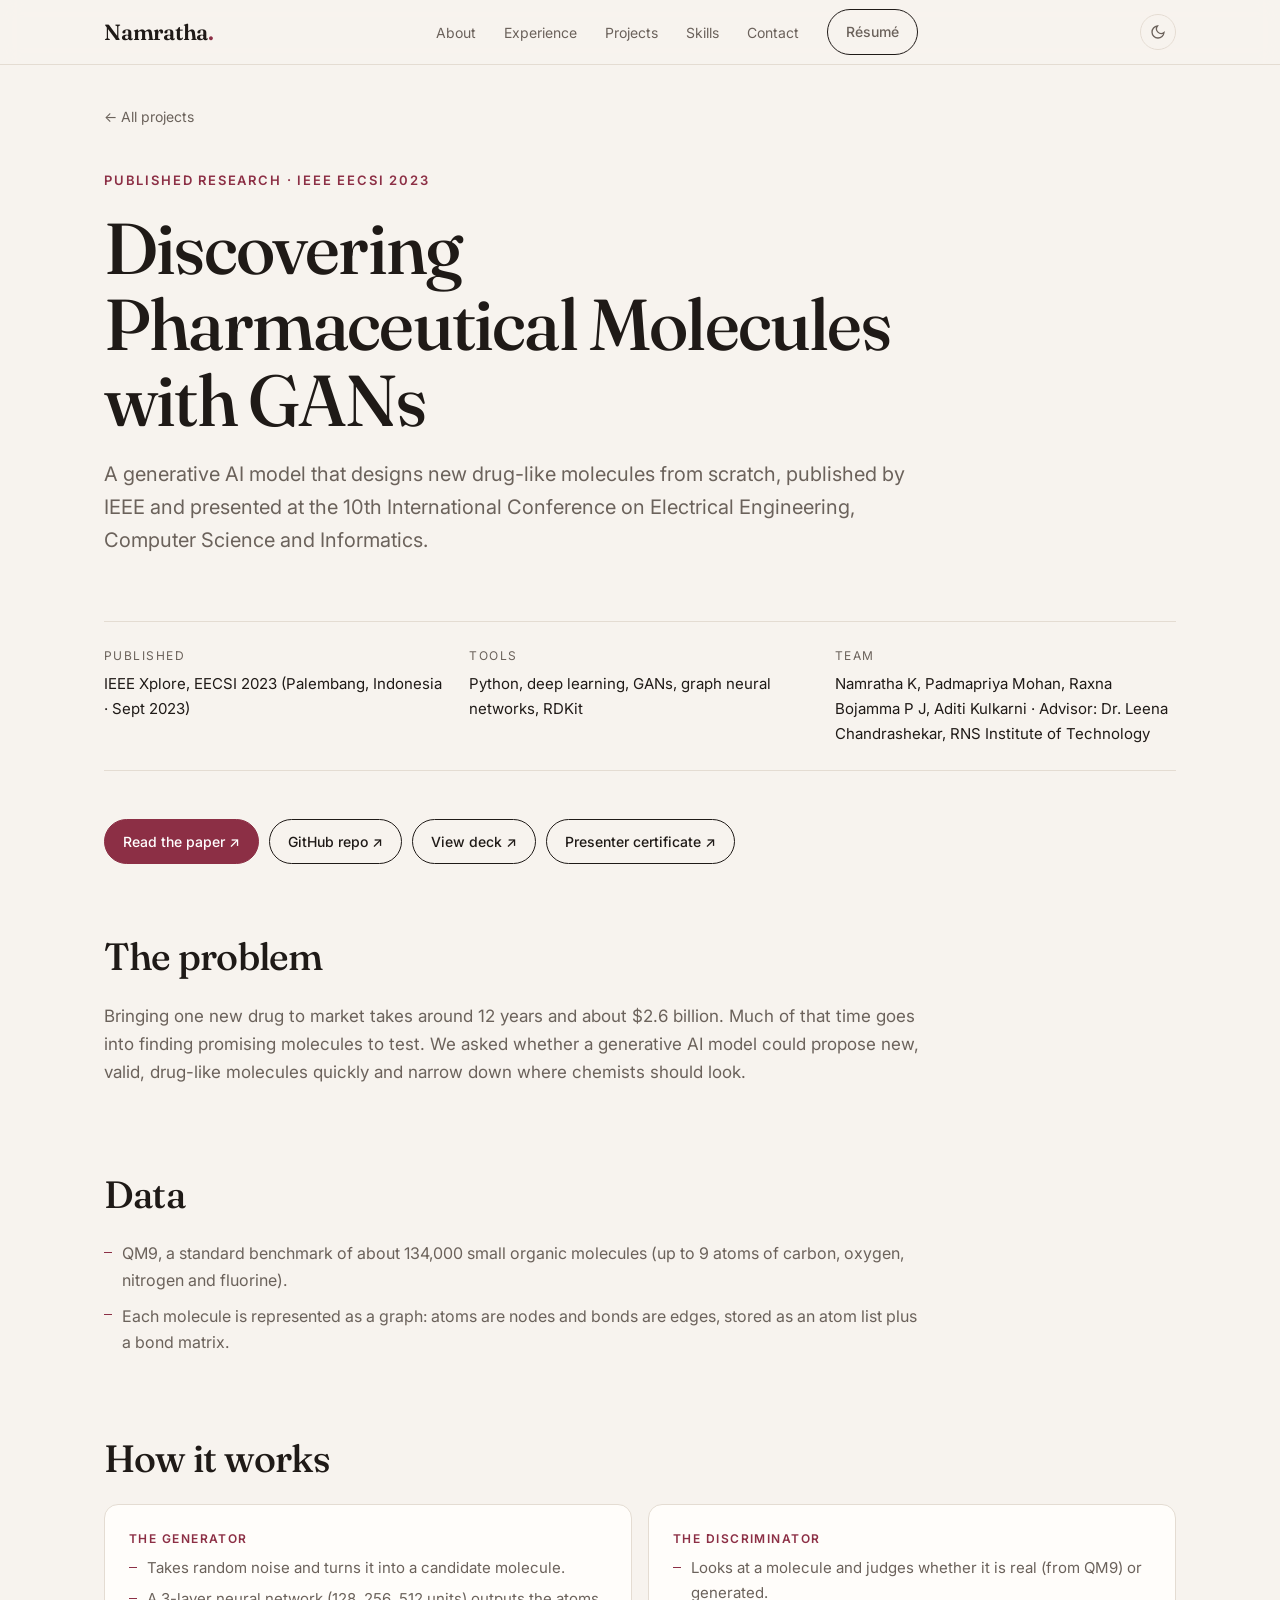
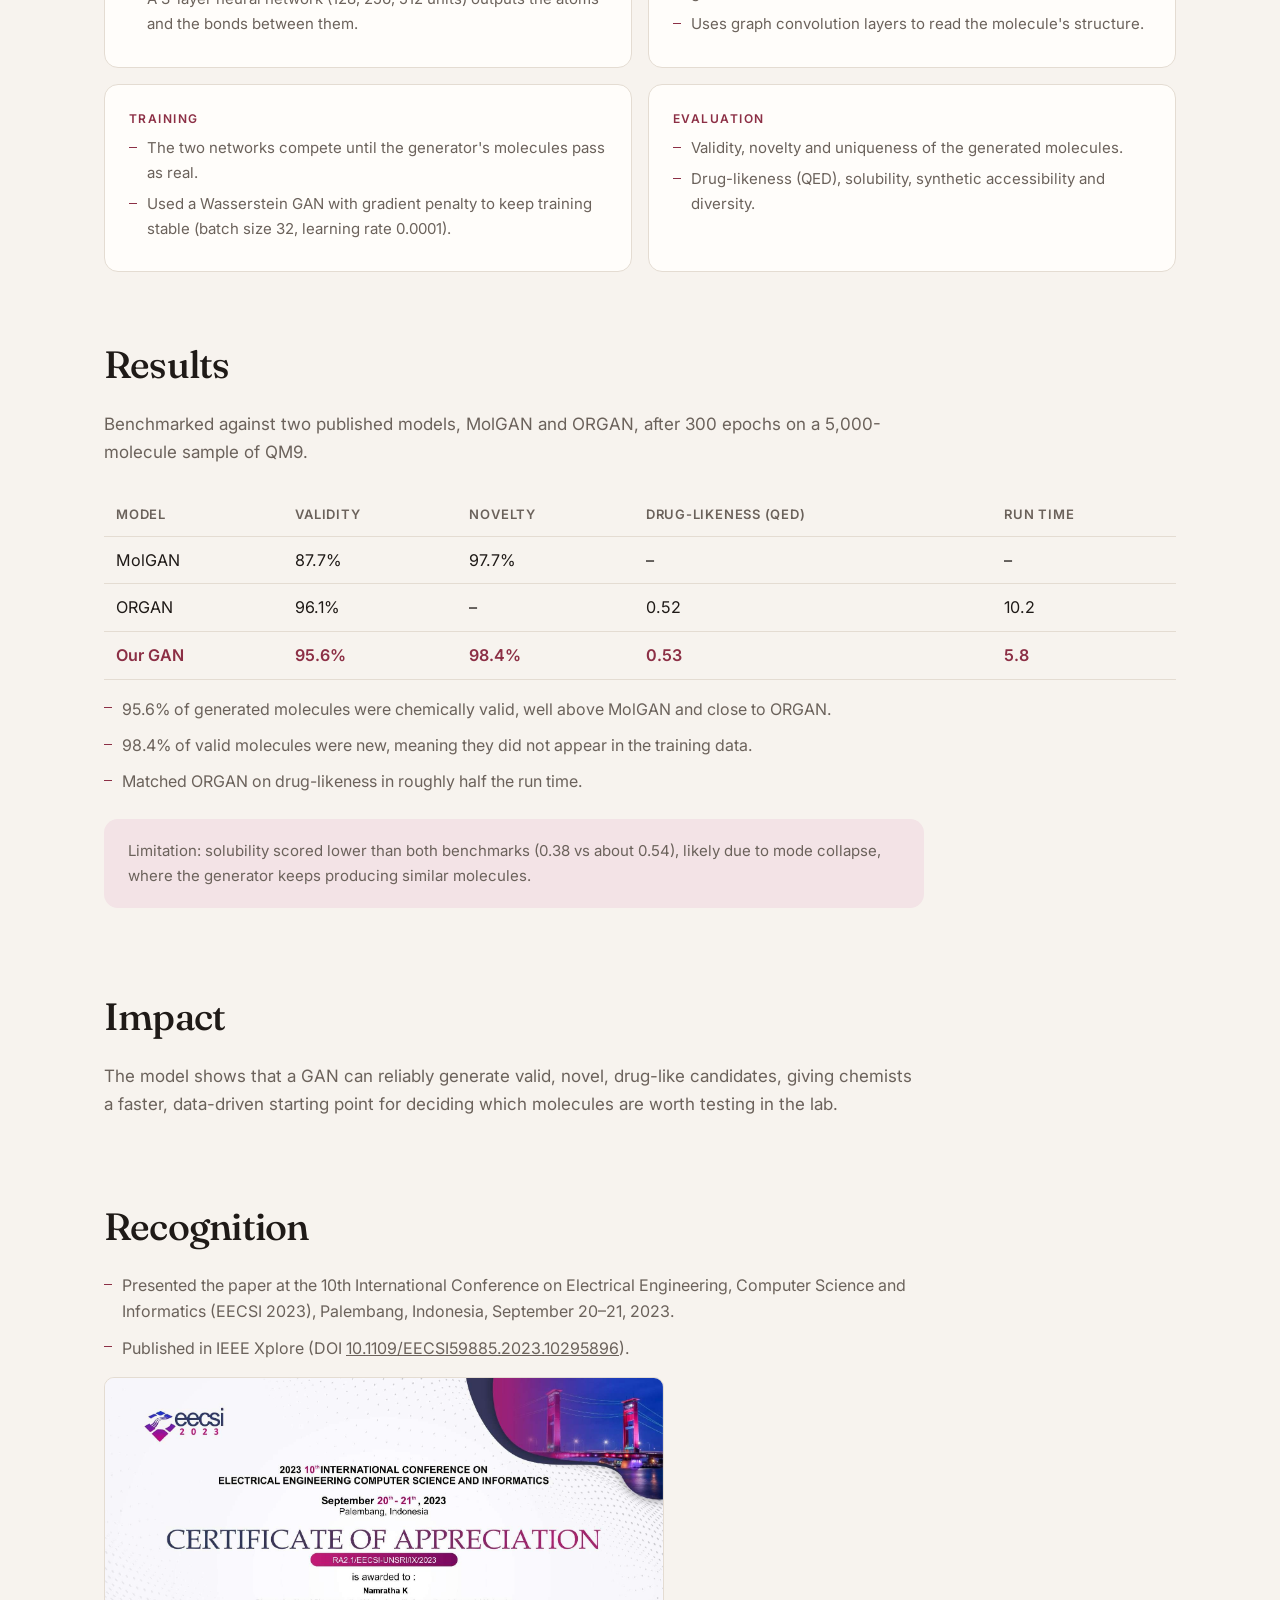
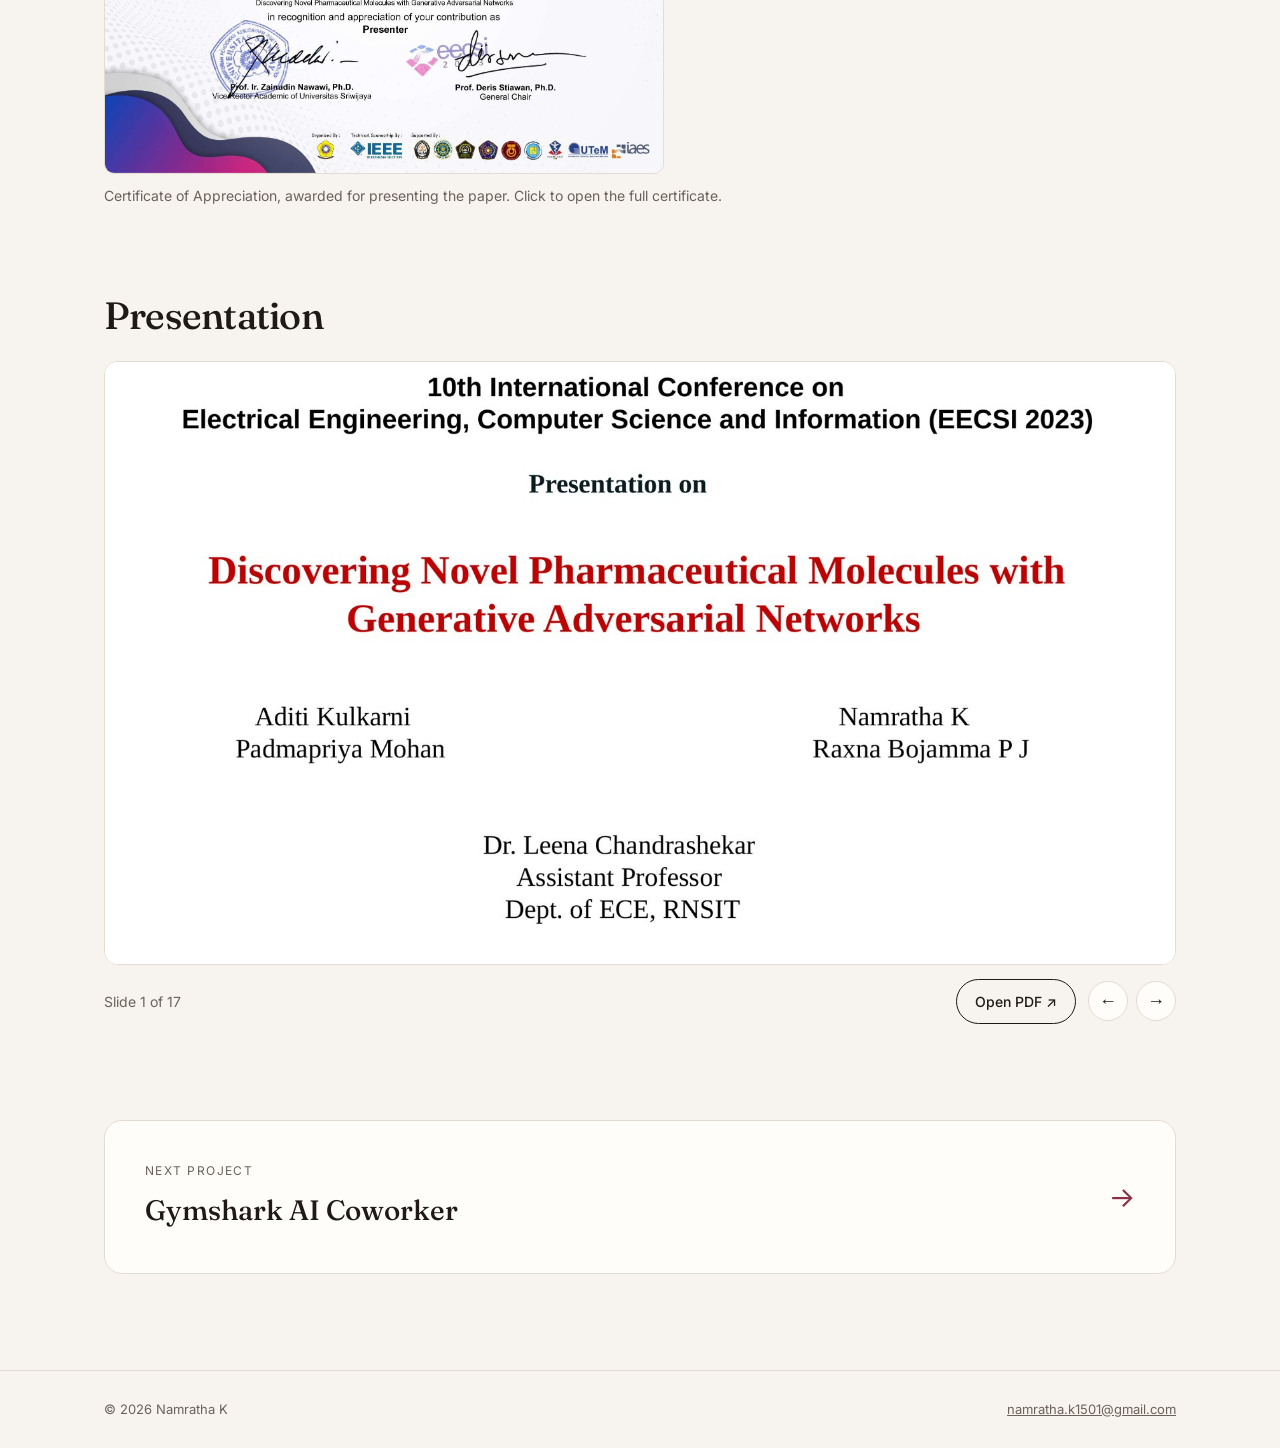
<file: drug-discovery.html>
<!doctype html>
<html lang="en">
<head>
<meta charset="utf-8">
<meta name="viewport" content="width=device-width, initial-scale=1">
<title>Discovering Pharmaceutical Molecules | Namratha K</title>
<meta name="description" content="IEEE-published research by Namratha K and team: a GAN that generates new drug-like molecules.">
<meta property="og:type" content="website">
<meta property="og:title" content="Discovering Pharmaceutical Molecules | Namratha K">
<meta property="og:description" content="IEEE-published research by Namratha K and team: a GAN that generates new drug-like molecules.">
<meta property="og:url" content="https://namratha121.github.io/drug-discovery.html">
<meta property="og:image" content="https://namratha121.github.io/assets/og-image.jpg">
<meta property="og:image:width" content="1200">
<meta property="og:image:height" content="630">
<meta name="twitter:card" content="summary_large_image">
<meta name="twitter:image" content="https://namratha121.github.io/assets/og-image.jpg">
<link rel="preconnect" href="https://fonts.googleapis.com">
<link rel="preconnect" href="https://fonts.gstatic.com" crossorigin>
<link href="https://fonts.googleapis.com/css2?family=Fraunces:opsz,wght@9..144,400;9..144,500;9..144,600&family=Inter:wght@400;500;600&display=swap" rel="stylesheet">
<link rel="stylesheet" href="assets/style.css">
<style>
.rtable{width:100%;border-collapse:collapse;margin-top:12px;font-size:.95em}
.rtable th,.rtable td{text-align:left;padding:10px 12px;border-bottom:1px solid var(--line)}
.rtable th{font-weight:600;color:var(--muted);font-size:13px;letter-spacing:.06em;text-transform:uppercase}
.rtable tr.me td{color:var(--accent)}
.rtable tr.me td{font-weight:600}
.twrap{overflow-x:auto}
.cap{color:var(--muted);font-size:14px;margin-top:10px}
</style>
</head>
<body>
<header>
  <nav class="wrap">
    <a href="index.html" class="logo">Namratha<span>.</span></a>
    <ul class="links" id="links">
      <li><a href="index.html#about">About</a></li>
      <li><a href="index.html#experience">Experience</a></li>
      <li><a href="index.html#projects">Projects</a></li>
      <li><a href="index.html#skills">Skills</a></li>
      <li><a href="index.html#contact">Contact</a></li>
      <li><a class="btn" href="assets/resume.pdf" target="_blank" rel="noopener">Résumé</a></li>
    </ul>
    <div style="display:flex;gap:8px">
      <button class="theme" id="theme" aria-label="Toggle light and dark mode"><svg width="16" height="16" viewBox="0 0 24 24" fill="none" stroke="currentColor" stroke-width="2"><path d="M21 12.8A9 9 0 1 1 11.2 3a7 7 0 0 0 9.8 9.8z"/></svg></button>
      <button class="theme menu" id="menu" aria-label="Open menu"><svg width="16" height="16" viewBox="0 0 24 24" fill="none" stroke="currentColor" stroke-width="2"><path d="M4 7h16M4 12h16M4 17h16"/></svg></button>
    </div>
  </nav>
</header>
<main><div class="wrap">
<a class="back" href="index.html#projects">← All projects</a>

<div class="phero">
  <p class="eyebrow">Published research · IEEE EECSI 2023</p>
  <h1>Discovering Pharmaceutical Molecules with GANs</h1>
  <p class="lede">A generative AI model that designs new drug-like molecules from scratch, published by IEEE and presented at the 10th International Conference on Electrical Engineering, Computer Science and Informatics.</p>
</div>
<dl class="pmeta">
  <div><dt>Published</dt><dd>IEEE Xplore, EECSI 2023 (Palembang, Indonesia · Sept 2023)</dd></div>
  <div><dt>Tools</dt><dd>Python, deep learning, GANs, graph neural networks, RDKit</dd></div>
  <div><dt>Team</dt><dd>Namratha K, Padmapriya Mohan, Raxna Bojamma P J, Aditi Kulkarni · Advisor: Dr. Leena Chandrashekar, RNS Institute of Technology</dd></div>
</dl>
<div class="plinks">
  <a class="btn solid" href="https://ieeexplore.ieee.org/document/10295896" target="_blank" rel="noopener">Read the paper ↗</a>
  <a class="btn" href="https://github.com/namratha121/Small-Molecule-Drug-Design" target="_blank" rel="noopener">GitHub repo ↗</a>
  <a class="btn" href="assets/discovering-pharmaceutical-molecules.pdf" target="_blank" rel="noopener">View deck ↗</a>
  <a class="btn" href="assets/eecsi-certificate.pdf" target="_blank" rel="noopener">Presenter certificate ↗</a>
</div>

<div class="body">
<section>
  <h2>The problem</h2>
  <p>Bringing one new drug to market takes around 12 years and about $2.6 billion. Much of that time goes into finding promising molecules to test. We asked whether a generative AI model could propose new, valid, drug-like molecules quickly and narrow down where chemists should look.</p>
</section>

<section>
  <h2>Data</h2>
  <ul class="plist">
    <li>QM9, a standard benchmark of about 134,000 small organic molecules (up to 9 atoms of carbon, oxygen, nitrogen and fluorine).</li>
    <li>Each molecule is represented as a graph: atoms are nodes and bonds are edges, stored as an atom list plus a bond matrix.</li>
  </ul>
</section>

<section>
  <h2>How it works</h2>
  <div class="steps">
    <div class="step"><div class="n">THE GENERATOR</div><ul>
      <li>Takes random noise and turns it into a candidate molecule.</li>
      <li>A 3-layer neural network (128, 256, 512 units) outputs the atoms and the bonds between them.</li></ul></div>
    <div class="step"><div class="n">THE DISCRIMINATOR</div><ul>
      <li>Looks at a molecule and judges whether it is real (from QM9) or generated.</li>
      <li>Uses graph convolution layers to read the molecule's structure.</li></ul></div>
    <div class="step"><div class="n">TRAINING</div><ul>
      <li>The two networks compete until the generator's molecules pass as real.</li>
      <li>Used a Wasserstein GAN with gradient penalty to keep training stable (batch size 32, learning rate 0.0001).</li></ul></div>
    <div class="step"><div class="n">EVALUATION</div><ul>
      <li>Validity, novelty and uniqueness of the generated molecules.</li>
      <li>Drug-likeness (QED), solubility, synthetic accessibility and diversity.</li></ul></div>
  </div>
</section>

<section>
  <h2>Results</h2>
  <p>Benchmarked against two published models, MolGAN and ORGAN, after 300 epochs on a 5,000-molecule sample of QM9.</p>
  <div class="twrap"><table class="rtable">
    <tr><th>Model</th><th>Validity</th><th>Novelty</th><th>Drug-likeness (QED)</th><th>Run time</th></tr>
    <tr><td>MolGAN</td><td>87.7%</td><td>97.7%</td><td>–</td><td>–</td></tr>
    <tr><td>ORGAN</td><td>96.1%</td><td>–</td><td>0.52</td><td>10.2</td></tr>
    <tr class="me"><td>Our GAN</td><td>95.6%</td><td>98.4%</td><td>0.53</td><td>5.8</td></tr>
  </table></div>
  <ul class="plist" style="margin-top:16px">
    <li>95.6% of generated molecules were chemically valid, well above MolGAN and close to ORGAN.</li>
    <li>98.4% of valid molecules were new, meaning they did not appear in the training data.</li>
    <li>Matched ORGAN on drug-likeness in roughly half the run time.</li>
  </ul>
  <p class="note">Limitation: solubility scored lower than both benchmarks (0.38 vs about 0.54), likely due to mode collapse, where the generator keeps producing similar molecules.</p>
</section>

<section>
  <h2>Impact</h2>
  <p>The model shows that a GAN can reliably generate valid, novel, drug-like candidates, giving chemists a faster, data-driven starting point for deciding which molecules are worth testing in the lab.</p>
</section>

<section>
  <h2>Recognition</h2>
  <ul class="plist">
    <li>Presented the paper at the 10th International Conference on Electrical Engineering, Computer Science and Informatics (EECSI 2023), Palembang, Indonesia, September 20–21, 2023.</li>
    <li>Published in IEEE Xplore (DOI <a href="https://doi.org/10.1109/EECSI59885.2023.10295896" target="_blank" rel="noopener">10.1109/EECSI59885.2023.10295896</a>).</li>
  </ul>
  <a href="assets/eecsi-certificate.pdf" target="_blank" rel="noopener" style="display:block;max-width:560px;margin-top:16px"><img src="assets/eecsi-certificate.jpg" alt="EECSI 2023 Certificate of Appreciation awarded to Namratha K as presenter of Discovering Novel Pharmaceutical Molecules with Generative Adversarial Networks" loading="lazy" style="width:100%;height:auto;border-radius:10px;border:1px solid var(--line)"></a>
  <p class="cap">Certificate of Appreciation, awarded for presenting the paper. Click to open the full certificate.</p>
</section>

<section>
  <h2>Presentation</h2>
  <div class="viewer-wrap">
    <div class="viewer"><div class="track"><img src="assets/slides/gan-01.jpg" alt="Discovering Pharmaceutical Molecules slide 1" loading="lazy"><img src="assets/slides/gan-02.jpg" alt="Discovering Pharmaceutical Molecules slide 2" loading="lazy"><img src="assets/slides/gan-03.jpg" alt="Discovering Pharmaceutical Molecules slide 3" loading="lazy"><img src="assets/slides/gan-04.jpg" alt="Discovering Pharmaceutical Molecules slide 4" loading="lazy"><img src="assets/slides/gan-05.jpg" alt="Discovering Pharmaceutical Molecules slide 5" loading="lazy"><img src="assets/slides/gan-06.jpg" alt="Discovering Pharmaceutical Molecules slide 6" loading="lazy"><img src="assets/slides/gan-07.jpg" alt="Discovering Pharmaceutical Molecules slide 7" loading="lazy"><img src="assets/slides/gan-08.jpg" alt="Discovering Pharmaceutical Molecules slide 8" loading="lazy"><img src="assets/slides/gan-09.jpg" alt="Discovering Pharmaceutical Molecules slide 9" loading="lazy"><img src="assets/slides/gan-10.jpg" alt="Discovering Pharmaceutical Molecules slide 10" loading="lazy"><img src="assets/slides/gan-11.jpg" alt="Discovering Pharmaceutical Molecules slide 11" loading="lazy"><img src="assets/slides/gan-12.jpg" alt="Discovering Pharmaceutical Molecules slide 12" loading="lazy"><img src="assets/slides/gan-13.jpg" alt="Discovering Pharmaceutical Molecules slide 13" loading="lazy"><img src="assets/slides/gan-14.jpg" alt="Discovering Pharmaceutical Molecules slide 14" loading="lazy"><img src="assets/slides/gan-15.jpg" alt="Discovering Pharmaceutical Molecules slide 15" loading="lazy"><img src="assets/slides/gan-16.jpg" alt="Discovering Pharmaceutical Molecules slide 16" loading="lazy"><img src="assets/slides/gan-17.jpg" alt="Discovering Pharmaceutical Molecules slide 17" loading="lazy"></div></div>
    <div class="vnav"><span class="count"></span><div style="display:flex;gap:12px;align-items:center"><a class="btn" href="assets/discovering-pharmaceutical-molecules.pdf" target="_blank" rel="noopener">Open PDF ↗</a><div class="vbtns"><button class="prev" aria-label="Previous slide">←</button><button class="next-s" aria-label="Next slide">→</button></div></div></div>
  </div>
</section>

<a class="next" href="gymshark.html"><div><small>Next project</small><b>Gymshark AI Coworker</b></div><span class="arrow">→</span></a>
</div>

</div></main>
<footer><div class="wrap"><span>© 2026 Namratha K</span><a href="mailto:namratha.k1501@gmail.com">namratha.k1501@gmail.com</a></div></footer>
<script>
(function(){
  var root=document.documentElement;
  try{var t=localStorage.getItem('theme');if(t)root.setAttribute('data-theme',t);}catch(e){}
  document.getElementById('theme').addEventListener('click',function(){
    var cur=root.getAttribute('data-theme')||(matchMedia('(prefers-color-scheme: dark)').matches?'dark':'light');
    var next=cur==='dark'?'light':'dark';root.setAttribute('data-theme',next);
    try{localStorage.setItem('theme',next);}catch(e){}
  });
  var links=document.getElementById('links');
  document.getElementById('menu').addEventListener('click',function(){links.classList.toggle('open');});
})();
</script>
<script>
document.querySelectorAll('.viewer-wrap').forEach(function(w){
  var t=w.querySelector('.track'),n=t.children.length,c=w.querySelector('.count');
  function idx(){return Math.round(t.scrollLeft/t.clientWidth);}
  function upd(){c.textContent='Slide '+(idx()+1)+' of '+n;}
  function go(d){t.scrollTo({left:(idx()+d)*t.clientWidth,behavior:'smooth'});}
  w.querySelector('.prev').onclick=function(){go(-1)};
  w.querySelector('.next-s').onclick=function(){go(1)};
  t.addEventListener('scroll',function(){clearTimeout(t._s);t._s=setTimeout(upd,60);});
  t.tabIndex=0;t.addEventListener('keydown',function(e){if(e.key==='ArrowRight')go(1);if(e.key==='ArrowLeft')go(-1);});
  upd();
});
</script>
</body>
</html>
</file>
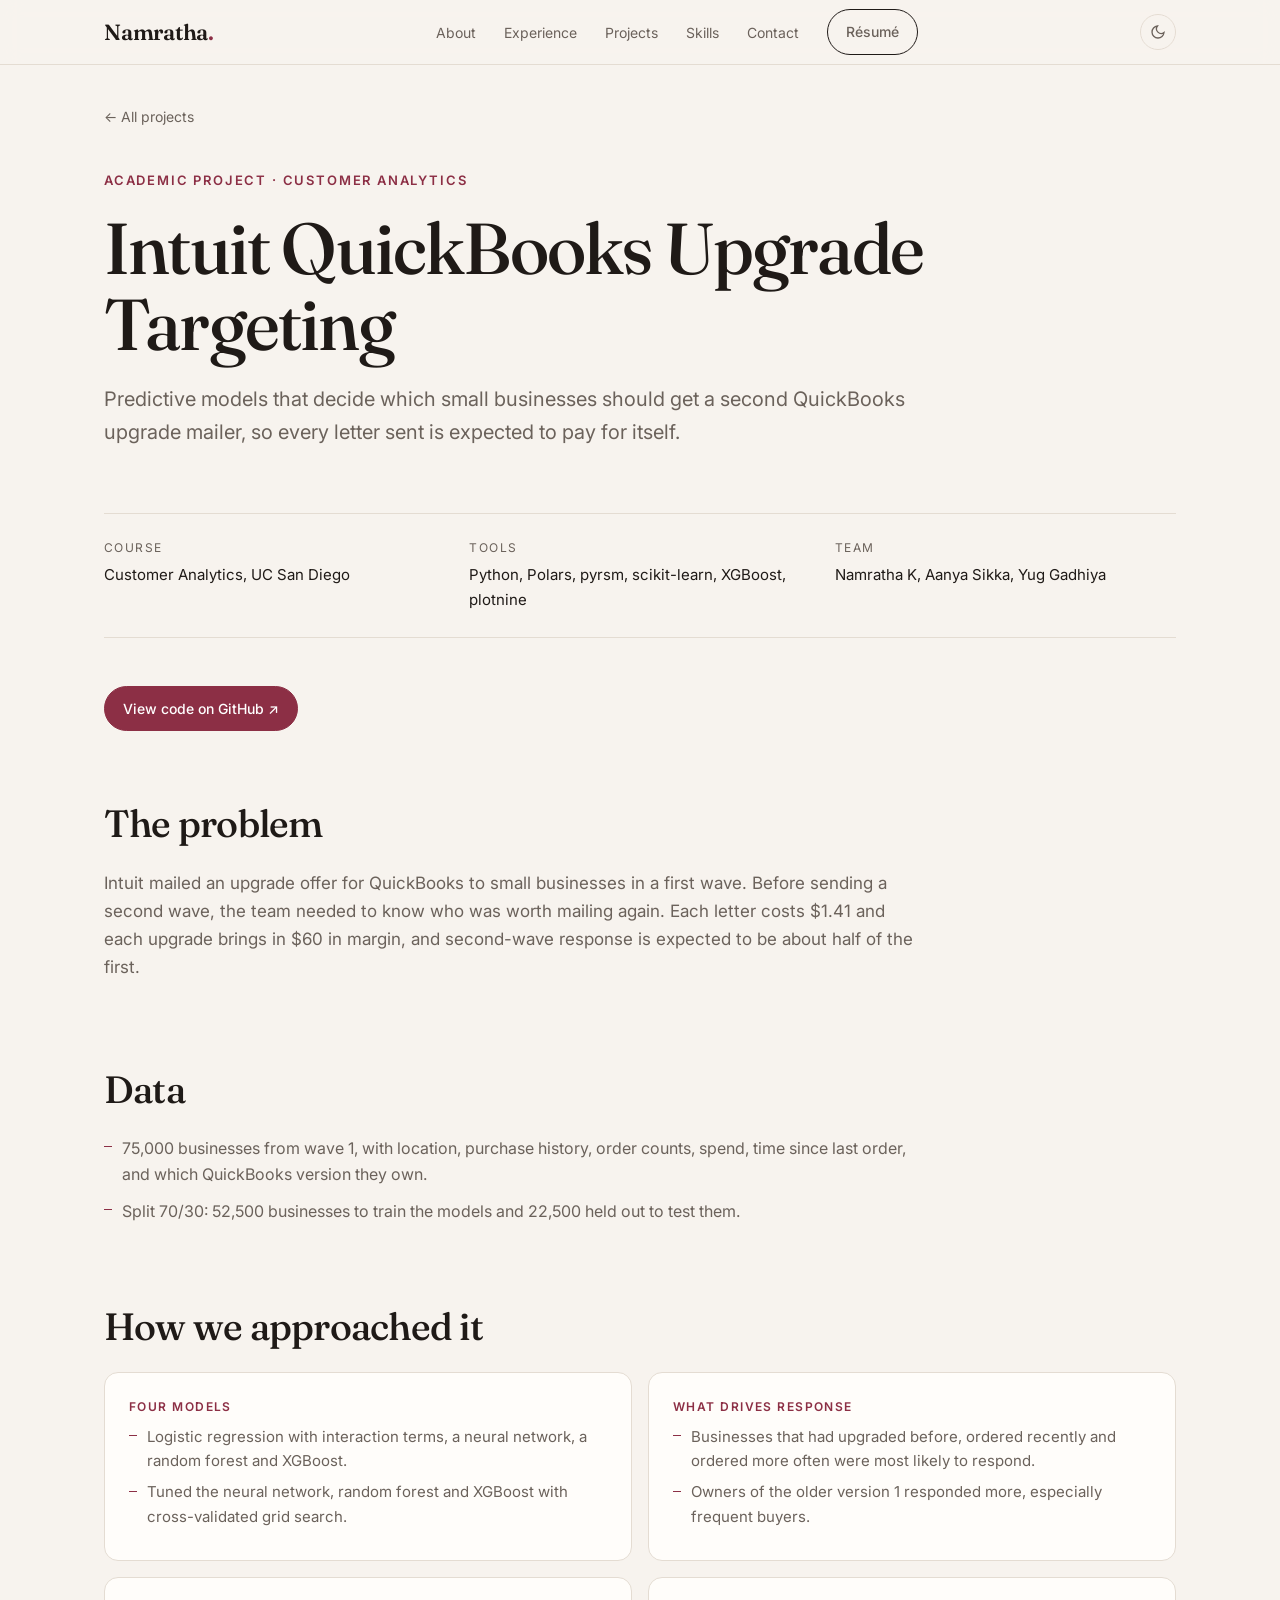
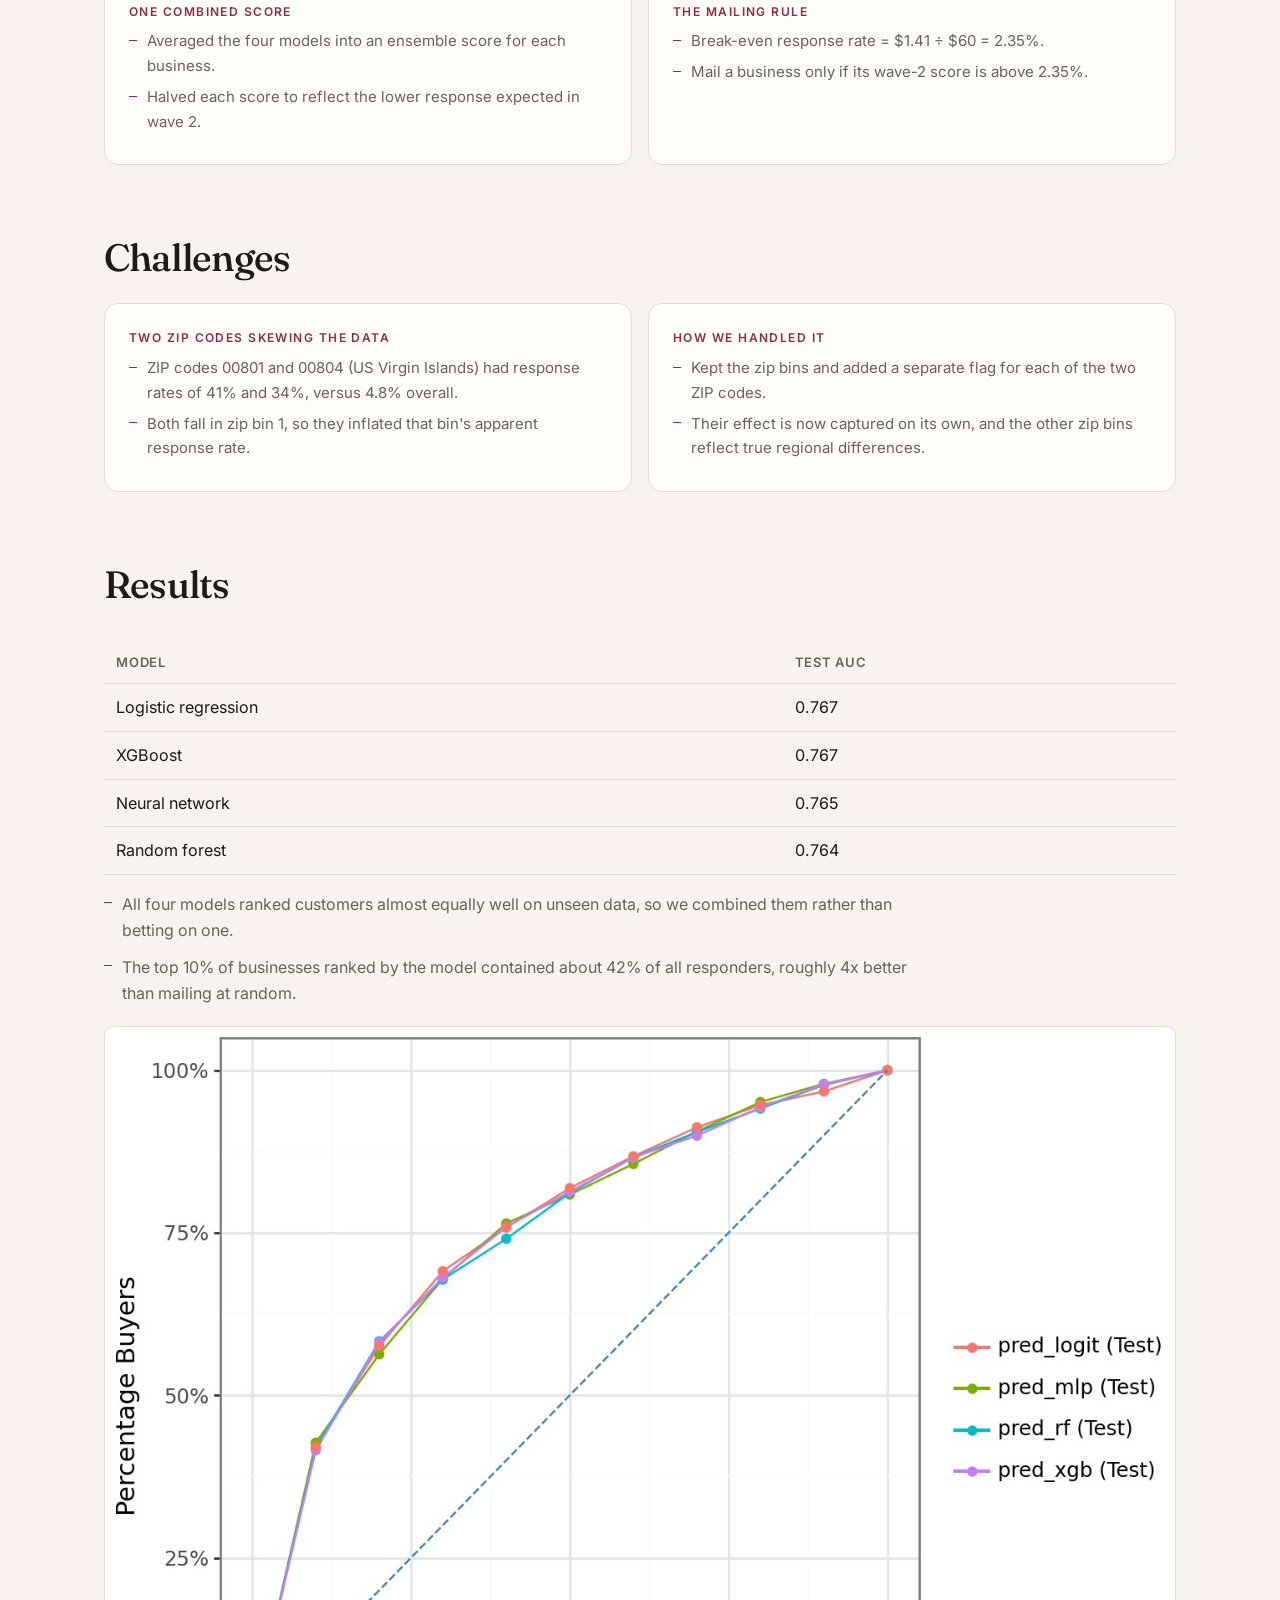
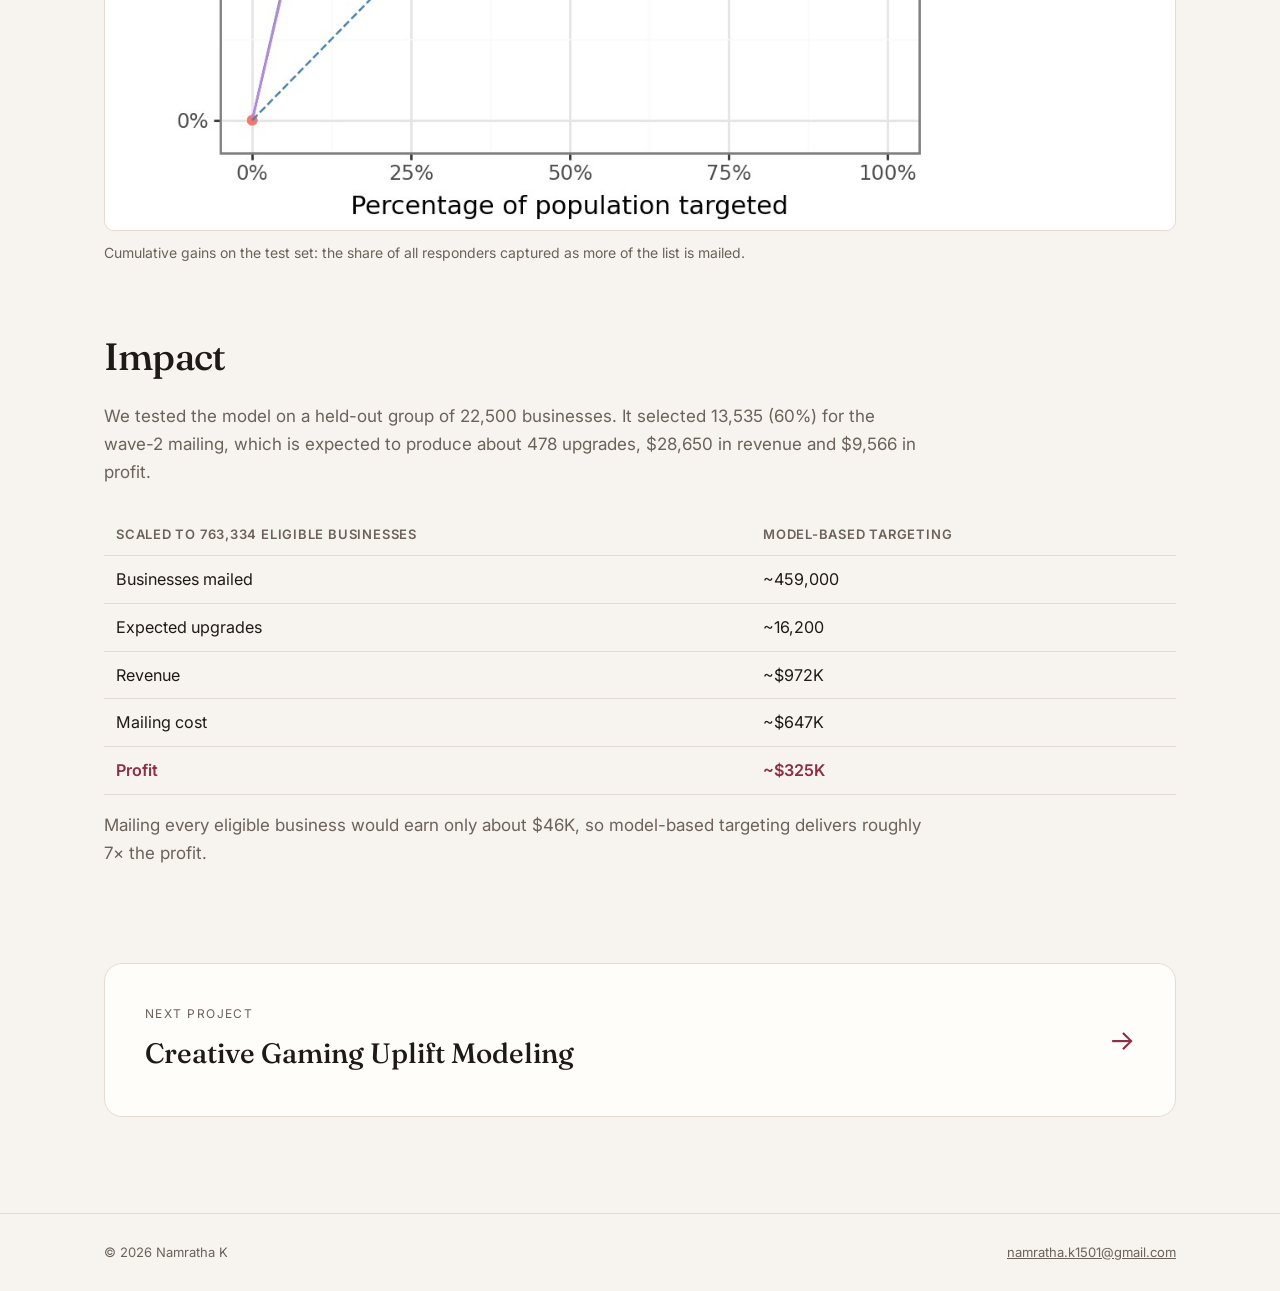
<file: intuit.html>
<!doctype html>
<html lang="en">
<head>
<meta charset="utf-8">
<meta name="viewport" content="width=device-width, initial-scale=1">
<title>Intuit Upgrade Targeting | Namratha K</title>
<meta name="description" content="Predictive models by Namratha K and team that choose which businesses receive Intuit QuickBooks upgrade mailers.">
<meta property="og:type" content="website">
<meta property="og:title" content="Intuit Upgrade Targeting | Namratha K">
<meta property="og:description" content="Predictive models by Namratha K and team that choose which businesses receive Intuit QuickBooks upgrade mailers.">
<meta property="og:url" content="https://namratha121.github.io/intuit.html">
<meta property="og:image" content="https://namratha121.github.io/assets/og-image.jpg">
<meta property="og:image:width" content="1200">
<meta property="og:image:height" content="630">
<meta name="twitter:card" content="summary_large_image">
<meta name="twitter:image" content="https://namratha121.github.io/assets/og-image.jpg">
<link rel="preconnect" href="https://fonts.googleapis.com">
<link rel="preconnect" href="https://fonts.gstatic.com" crossorigin>
<link href="https://fonts.googleapis.com/css2?family=Fraunces:opsz,wght@9..144,400;9..144,500;9..144,600&family=Inter:wght@400;500;600&display=swap" rel="stylesheet">
<link rel="stylesheet" href="assets/style.css">
<style>
.rtable{width:100%;border-collapse:collapse;margin-top:12px;font-size:.95em}
.rtable th,.rtable td{text-align:left;padding:10px 12px;border-bottom:1px solid var(--line)}
.rtable th{font-weight:600;color:var(--muted);font-size:13px;letter-spacing:.06em;text-transform:uppercase}
.rtable tr.me td{color:var(--accent)}
.rtable tr.me td{font-weight:600}
.twrap{overflow-x:auto}
.cap{color:var(--muted);font-size:14px;margin-top:10px}
</style>
</head>
<body>
<header>
  <nav class="wrap">
    <a href="index.html" class="logo">Namratha<span>.</span></a>
    <ul class="links" id="links">
      <li><a href="index.html#about">About</a></li>
      <li><a href="index.html#experience">Experience</a></li>
      <li><a href="index.html#projects">Projects</a></li>
      <li><a href="index.html#skills">Skills</a></li>
      <li><a href="index.html#contact">Contact</a></li>
      <li><a class="btn" href="assets/resume.pdf" target="_blank" rel="noopener">Résumé</a></li>
    </ul>
    <div style="display:flex;gap:8px">
      <button class="theme" id="theme" aria-label="Toggle light and dark mode"><svg width="16" height="16" viewBox="0 0 24 24" fill="none" stroke="currentColor" stroke-width="2"><path d="M21 12.8A9 9 0 1 1 11.2 3a7 7 0 0 0 9.8 9.8z"/></svg></button>
      <button class="theme menu" id="menu" aria-label="Open menu"><svg width="16" height="16" viewBox="0 0 24 24" fill="none" stroke="currentColor" stroke-width="2"><path d="M4 7h16M4 12h16M4 17h16"/></svg></button>
    </div>
  </nav>
</header>
<main><div class="wrap">
<a class="back" href="index.html#projects">← All projects</a>

<div class="phero">
  <p class="eyebrow">Academic project · Customer Analytics</p>
  <h1>Intuit QuickBooks Upgrade Targeting</h1>
  <p class="lede">Predictive models that decide which small businesses should get a second QuickBooks upgrade mailer, so every letter sent is expected to pay for itself.</p>
</div>
<dl class="pmeta">
  <div><dt>Course</dt><dd>Customer Analytics, UC San Diego</dd></div>
  <div><dt>Tools</dt><dd>Python, Polars, pyrsm, scikit-learn, XGBoost, plotnine</dd></div>
  <div><dt>Team</dt><dd>Namratha K, Aanya Sikka, Yug Gadhiya</dd></div>
</dl>
<div class="plinks">
  <a class="btn solid" href="https://github.com/namratha121/intuit-upgrade-targeting" target="_blank" rel="noopener">View code on GitHub ↗</a>
</div>

<div class="body">
<section>
  <h2>The problem</h2>
  <p>Intuit mailed an upgrade offer for QuickBooks to small businesses in a first wave. Before sending a second wave, the team needed to know who was worth mailing again. Each letter costs $1.41 and each upgrade brings in $60 in margin, and second-wave response is expected to be about half of the first.</p>
</section>

<section>
  <h2>Data</h2>
  <ul class="plist">
    <li>75,000 businesses from wave 1, with location, purchase history, order counts, spend, time since last order, and which QuickBooks version they own.</li>
    <li>Split 70/30: 52,500 businesses to train the models and 22,500 held out to test them.</li>
  </ul>
</section>

<section>
  <h2>How we approached it</h2>
  <div class="steps">
    <div class="step"><div class="n">FOUR MODELS</div><ul>
      <li>Logistic regression with interaction terms, a neural network, a random forest and XGBoost.</li>
      <li>Tuned the neural network, random forest and XGBoost with cross-validated grid search.</li></ul></div>
    <div class="step"><div class="n">WHAT DRIVES RESPONSE</div><ul>
      <li>Businesses that had upgraded before, ordered recently and ordered more often were most likely to respond.</li>
      <li>Owners of the older version 1 responded more, especially frequent buyers.</li></ul></div>
    <div class="step"><div class="n">ONE COMBINED SCORE</div><ul>
      <li>Averaged the four models into an ensemble score for each business.</li>
      <li>Halved each score to reflect the lower response expected in wave 2.</li></ul></div>
    <div class="step"><div class="n">THE MAILING RULE</div><ul>
      <li>Break-even response rate = $1.41 ÷ $60 = 2.35%.</li>
      <li>Mail a business only if its wave-2 score is above 2.35%.</li></ul></div>
  </div>
</section>

<section>
  <h2>Challenges</h2>
  <div class="steps">
    <div class="step"><div class="n">TWO ZIP CODES SKEWING THE DATA</div><ul>
      <li>ZIP codes 00801 and 00804 (US Virgin Islands) had response rates of 41% and 34%, versus 4.8% overall.</li>
      <li>Both fall in zip bin 1, so they inflated that bin's apparent response rate.</li></ul></div>
    <div class="step"><div class="n">HOW WE HANDLED IT</div><ul>
      <li>Kept the zip bins and added a separate flag for each of the two ZIP codes.</li>
      <li>Their effect is now captured on its own, and the other zip bins reflect true regional differences.</li></ul></div>
  </div>
</section>

<section>
  <h2>Results</h2>
  <div class="twrap"><table class="rtable">
    <tr><th>Model</th><th>Test AUC</th></tr>
    <tr><td>Logistic regression</td><td>0.767</td></tr>
    <tr><td>XGBoost</td><td>0.767</td></tr>
    <tr><td>Neural network</td><td>0.765</td></tr>
    <tr><td>Random forest</td><td>0.764</td></tr>
  </table></div>
  <ul class="plist" style="margin-top:16px">
    <li>All four models ranked customers almost equally well on unseen data, so we combined them rather than betting on one.</li>
    <li>The top 10% of businesses ranked by the model contained about 42% of all responders, roughly 4x better than mailing at random.</li>
  </ul>
  <figure style="margin:20px 0 0"><img src="assets/intuit-gains.jpg" alt="Cumulative gains chart comparing logistic regression, neural network, random forest and XGBoost on the test set" loading="lazy" style="width:100%;height:auto;border-radius:10px;border:1px solid var(--line);background:#fff"><figcaption class="cap">Cumulative gains on the test set: the share of all responders captured as more of the list is mailed.</figcaption></figure>
</section>

<section>
  <h2>Impact</h2>
  <p>We tested the model on a held-out group of 22,500 businesses. It selected 13,535 (60%) for the wave-2 mailing, which is expected to produce about 478 upgrades, $28,650 in revenue and $9,566 in profit.</p>
  <div class="twrap"><table class="rtable">
    <tr><th>Scaled to 763,334 eligible businesses</th><th>Model-based targeting</th></tr>
    <tr><td>Businesses mailed</td><td>~459,000</td></tr>
    <tr><td>Expected upgrades</td><td>~16,200</td></tr>
    <tr><td>Revenue</td><td>~$972K</td></tr>
    <tr><td>Mailing cost</td><td>~$647K</td></tr>
    <tr class="me"><td>Profit</td><td>~$325K</td></tr>
  </table></div>
  <p style="margin-top:16px">Mailing every eligible business would earn only about $46K, so model-based targeting delivers roughly 7× the profit.</p>
</section>

<a class="next" href="creative-gaming.html"><div><small>Next project</small><b>Creative Gaming Uplift Modeling</b></div><span class="arrow">→</span></a>
</div>
</div></main>
<footer><div class="wrap"><span>© 2026 Namratha K</span><a href="mailto:namratha.k1501@gmail.com">namratha.k1501@gmail.com</a></div></footer>
<script>
(function(){
  var root=document.documentElement;
  try{var t=localStorage.getItem('theme');if(t)root.setAttribute('data-theme',t);}catch(e){}
  document.getElementById('theme').addEventListener('click',function(){
    var cur=root.getAttribute('data-theme')||(matchMedia('(prefers-color-scheme: dark)').matches?'dark':'light');
    var next=cur==='dark'?'light':'dark';root.setAttribute('data-theme',next);
    try{localStorage.setItem('theme',next);}catch(e){}
  });
  var links=document.getElementById('links');
  document.getElementById('menu').addEventListener('click',function(){links.classList.toggle('open');});
})();
</script>
<script>
document.querySelectorAll('.viewer-wrap').forEach(function(w){
  var t=w.querySelector('.track'),n=t.children.length,c=w.querySelector('.count');
  function idx(){return Math.round(t.scrollLeft/t.clientWidth);}
  function upd(){c.textContent='Slide '+(idx()+1)+' of '+n;}
  function go(d){t.scrollTo({left:(idx()+d)*t.clientWidth,behavior:'smooth'});}
  w.querySelector('.prev').onclick=function(){go(-1)};
  w.querySelector('.next-s').onclick=function(){go(1)};
  t.addEventListener('scroll',function(){clearTimeout(t._s);t._s=setTimeout(upd,60);});
  t.tabIndex=0;t.addEventListener('keydown',function(e){if(e.key==='ArrowRight')go(1);if(e.key==='ArrowLeft')go(-1);});
  upd();
});
</script>
</body>
</html>
</file>
<file: assets/style.css>
:root{
  --bg:#f7f3ee; --surface:#fffdfa; --ink:#1f1a17; --muted:#6b625b; --line:#e4dcd2;
  --accent:#8c2f45; --accent-soft:#f3e3e6; --chip:#efe8df;
  --serif:"Fraunces",Georgia,serif; --sans:"Inter",system-ui,-apple-system,sans-serif;
  --max:1120px;
}
@media (prefers-color-scheme: dark){
  :root:not([data-theme="light"]){
    --bg:#16130f; --surface:#1e1a16; --ink:#f2ece5; --muted:#a79d93; --line:#322b25;
    --accent:#e08aa0; --accent-soft:#3a2229; --chip:#2a241f;
  }
}
:root[data-theme="dark"]{
  --bg:#16130f; --surface:#1e1a16; --ink:#f2ece5; --muted:#a79d93; --line:#322b25;
  --accent:#e08aa0; --accent-soft:#3a2229; --chip:#2a241f;
}
*{box-sizing:border-box;margin:0;padding:0}
html{scroll-behavior:smooth}
body{background:var(--bg);color:var(--ink);font-family:var(--sans);font-size:17px;line-height:1.65;-webkit-font-smoothing:antialiased}
a{color:inherit}
img{max-width:100%;display:block}
.wrap{max-width:var(--max);margin:0 auto;padding:0 24px}

/* nav */
header{position:sticky;top:0;z-index:10;background:color-mix(in srgb,var(--bg) 88%,transparent);backdrop-filter:blur(10px);border-bottom:1px solid var(--line)}
nav{display:flex;align-items:center;justify-content:space-between;height:64px}
.logo{font-family:var(--serif);font-size:22px;font-weight:600;text-decoration:none;letter-spacing:-.01em}
.logo span{color:var(--accent)}
.links{display:flex;gap:28px;align-items:center;list-style:none}
.links a{text-decoration:none;font-size:14px;color:var(--muted);transition:color .2s}
.links a:hover{color:var(--ink)}
.btn{display:inline-flex;align-items:center;gap:8px;padding:10px 18px;border-radius:999px;font-size:14px;font-weight:500;text-decoration:none;border:1px solid var(--ink);transition:all .2s;cursor:pointer;background:none;color:var(--ink);font-family:var(--sans)}
.btn:hover{background:var(--ink);color:var(--bg)}
.btn.solid{background:var(--accent);border-color:var(--accent);color:#fff}
.btn.solid:hover{filter:brightness(1.08);background:var(--accent);color:#fff}
.theme{width:36px;height:36px;border-radius:50%;border:1px solid var(--line);background:none;color:var(--muted);cursor:pointer;display:grid;place-items:center}
.theme:hover{color:var(--ink)}
.menu{display:none}

/* hero */
.hero{padding:88px 0 72px;display:grid;grid-template-columns:1.25fr .75fr;gap:64px;align-items:center}
.eyebrow{font-size:13px;letter-spacing:.14em;text-transform:uppercase;color:var(--accent);font-weight:600;margin-bottom:20px}
h1{font-family:var(--serif);font-weight:500;font-size:clamp(46px,6.5vw,80px);line-height:1.05;letter-spacing:-.025em;margin-bottom:22px}
h1 em{font-style:italic;color:var(--accent)}
.role-line{font-size:15px;letter-spacing:.14em;text-transform:uppercase;color:var(--muted);font-weight:500;margin-bottom:22px}
.socials{display:flex;gap:22px;margin-bottom:28px}
.socials a{color:var(--muted);transition:color .2s,transform .2s;display:inline-flex}
.socials a:hover{color:var(--accent);transform:translateY(-2px)}
.socials svg{width:26px;height:26px}
h1 em{display:block;font-size:.55em;margin-top:14px;letter-spacing:-.01em}
.lede{font-size:20px;color:var(--muted);max-width:30em;margin-bottom:16px}
.meta{font-size:14px;color:var(--muted);margin-bottom:36px}
.meta b{color:var(--ink);font-weight:500}
.cta{display:flex;gap:12px;flex-wrap:wrap}
.portrait{position:relative;aspect-ratio:4/5;border-radius:999px 999px 24px 24px;overflow:hidden;background:var(--accent-soft);border:1px solid var(--line)}
.portrait img{width:100%;height:100%;object-fit:cover;object-position:center}
.portrait .mono{position:absolute;inset:0;display:grid;place-items:center;font-family:var(--serif);font-size:72px;color:var(--accent);opacity:0}
.portrait.noimg .mono{opacity:1}
.portrait.noimg img{display:none}

/* stats */
.stats{display:grid;grid-template-columns:repeat(4,1fr);border-top:1px solid var(--line);border-bottom:1px solid var(--line)}
.stat{padding:32px 24px 32px 0}
.stat+.stat{padding-left:24px;border-left:1px solid var(--line)}
.stat b{display:block;font-family:var(--serif);font-weight:500;font-size:40px;letter-spacing:-.02em;line-height:1.1;margin-bottom:8px}
.stat span{font-size:14px;color:var(--muted);line-height:1.45;display:block}

/* sections */
section{padding:112px 0 0}
.sec-head{display:flex;align-items:baseline;gap:16px;margin-bottom:48px}
.num{font-size:13px;color:var(--accent);font-weight:600;letter-spacing:.1em}
h2{font-family:var(--serif);font-weight:500;font-size:clamp(34px,4.5vw,48px);letter-spacing:-.02em;line-height:1.1}
.about{display:grid;grid-template-columns:1fr 1fr;gap:64px}
.about p{margin-bottom:18px}
.about .big{font-family:var(--serif);font-size:26px;line-height:1.4;letter-spacing:-.01em}
.about .big em{color:var(--accent)}

/* experience */
.job{display:grid;grid-template-columns:260px 1fr;gap:40px;padding:36px 0;border-top:1px solid var(--line)}
.job:last-child{border-bottom:1px solid var(--line)}
.co{font-family:var(--serif);font-size:24px;font-weight:500;line-height:1.25}
.when{font-size:14px;color:var(--muted);margin-top:6px}
.role{font-weight:600;margin-bottom:12px}
.job ul{list-style:none}
.job li{position:relative;padding-left:20px;margin-bottom:8px;color:var(--muted)}
.job li::before{content:"";position:absolute;left:0;top:.72em;width:8px;height:1px;background:var(--accent)}
.job li strong{color:var(--ink);font-weight:600}

/* projects */
.project{display:grid;grid-template-columns:1.1fr .9fr;gap:56px;align-items:center;margin-bottom:96px}
.project:nth-child(even) .shot{order:2}
.shot{border-radius:16px;overflow:hidden;border:1px solid var(--line);background:var(--surface);box-shadow:0 30px 60px -30px rgba(31,26,23,.25)}
.shot img{width:100%;aspect-ratio:16/10;object-fit:cover;object-position:top left;transition:transform .5s}
.project:hover .shot img{transform:scale(1.02)}
.kicker{font-size:13px;letter-spacing:.12em;text-transform:uppercase;color:var(--muted);margin-bottom:12px}
h3{font-family:var(--serif);font-weight:500;font-size:34px;letter-spacing:-.015em;line-height:1.15;margin-bottom:16px}
.project p{color:var(--muted);margin-bottom:18px}
.project ul{list-style:none;margin-bottom:22px}
.project li{padding:10px 0;border-top:1px solid var(--line);font-size:15px}
.project li:last-child{border-bottom:1px solid var(--line)}
.chips{display:flex;flex-wrap:wrap;gap:8px;margin-bottom:26px}
.chip{font-size:13px;padding:5px 12px;border-radius:999px;background:var(--chip);color:var(--ink)}
.plinks{display:flex;gap:10px;flex-wrap:wrap}

/* skills */
.skills{display:grid;grid-template-columns:repeat(3,1fr);gap:24px}
.card{background:var(--surface);border:1px solid var(--line);border-radius:16px;padding:28px}
.card h4{font-family:var(--serif);font-weight:500;font-size:22px;margin-bottom:16px}
.edu{display:grid;grid-template-columns:repeat(2,1fr);gap:24px;margin-top:24px}
.edu .card p{color:var(--muted);font-size:15px}
.edu .badge{display:inline-block;margin-top:14px;font-size:13px;padding:5px 12px;border-radius:999px;background:var(--accent-soft);color:var(--accent);font-weight:500}

/* contact */
.contact{padding:120px 0 96px;text-align:center}
.contact h2{font-size:clamp(44px,7vw,80px);margin-bottom:20px}
.contact h2 em{font-style:italic;color:var(--accent)}
.contact p{color:var(--muted);max-width:34em;margin:0 auto 40px}
.clist{display:flex;justify-content:center;gap:12px;flex-wrap:wrap}
footer{border-top:1px solid var(--line);padding:28px 0;font-size:13px;color:var(--muted)}
footer .wrap{display:flex;justify-content:space-between;gap:16px;flex-wrap:wrap}

/* reveal */
.reveal{opacity:0;transform:translateY(18px);transition:opacity .7s ease,transform .7s ease}
.reveal.in{opacity:1;transform:none}
@media (prefers-reduced-motion:reduce){.reveal{opacity:1;transform:none;transition:none}html{scroll-behavior:auto}}

/* responsive */
@media (max-width:900px){
  .hero{grid-template-columns:1fr;gap:40px;padding-top:56px}
  .portrait{max-width:260px;margin:0 auto}
  .stats{grid-template-columns:1fr 1fr}
  .stat:nth-child(3){padding-left:0;border-left:0}
  .stat:nth-child(n+3){border-top:1px solid var(--line)}
  .about,.project,.skills,.edu{grid-template-columns:1fr;gap:32px}
  .project:nth-child(even) .shot{order:0}
  .job{grid-template-columns:1fr;gap:12px}
  .links{display:none}
  .links.open{display:flex;position:absolute;top:64px;left:0;right:0;flex-direction:column;align-items:flex-start;gap:18px;padding:24px;background:var(--bg);border-bottom:1px solid var(--line)}
  .menu{display:grid}
  section{padding-top:80px}
}
@media (max-width:480px){
  body{font-size:16px}
  .stats{grid-template-columns:1fr}
  .stat,.stat+.stat{padding:22px 0;border-left:0}
  .stat+.stat{border-top:1px solid var(--line)}
}

/* clickable project cards */
.shot{display:block}
a.shot{cursor:pointer}
h3 a{text-decoration:none}
h3 a:hover{color:var(--accent)}

/* project detail pages */
.back{display:inline-flex;align-items:center;gap:8px;font-size:14px;color:var(--muted);text-decoration:none;margin:40px 0 0}
.back:hover{color:var(--accent)}
.phero{padding:40px 0 48px;max-width:820px}
.phero h1{font-size:clamp(42px,6vw,72px);margin-bottom:20px}
.phero .lede{font-size:20px;max-width:none}
.pmeta{display:grid;grid-template-columns:repeat(3,1fr);gap:24px;border-top:1px solid var(--line);border-bottom:1px solid var(--line);padding:24px 0;margin-bottom:48px}
.pmeta dt{font-size:12px;letter-spacing:.12em;text-transform:uppercase;color:var(--muted);margin-bottom:6px}
.pmeta dd{font-size:15px}
.cover{border-radius:16px;overflow:hidden;border:1px solid var(--line);box-shadow:0 30px 60px -30px rgba(31,26,23,.25);margin-bottom:24px}
.cover img{width:100%}
.body{max-width:none}
.body p,.body .plist,.body .defs{max-width:820px}
.body section{padding-top:72px}
.body h2{font-size:clamp(28px,3.5vw,38px);margin-bottom:24px}
.body p{color:var(--muted);margin-bottom:16px}
.body strong{color:var(--ink);font-weight:600}
.steps{display:grid;grid-template-columns:1fr 1fr;gap:16px}
.step{background:var(--surface);border:1px solid var(--line);border-radius:14px;padding:24px}
.step .n{font-size:12px;letter-spacing:.12em;color:var(--accent);font-weight:600;margin-bottom:8px}
.step h4{font-family:var(--serif);font-weight:500;font-size:20px;margin-bottom:10px}
.step ul,.plist{list-style:none}
.step li,.plist li{position:relative;padding-left:18px;margin-bottom:6px;font-size:15px;color:var(--muted)}
.step li::before,.plist li::before{content:"";position:absolute;left:0;top:.72em;width:8px;height:1px;background:var(--accent)}
.plist li{font-size:16px;margin-bottom:10px}
code{font-family:ui-monospace,SFMono-Regular,Menlo,monospace;font-size:.88em;background:var(--chip);padding:1px 6px;border-radius:5px;color:var(--ink)}
.defs{border-top:1px solid var(--line)}
.defs div{display:grid;grid-template-columns:220px 1fr;gap:24px;padding:16px 0;border-bottom:1px solid var(--line)}
.defs dt{font-weight:600;font-size:15px}
.defs dd{color:var(--muted);font-size:15px}
.note{background:var(--accent-soft);border-radius:14px;padding:20px 24px;font-size:15px;color:var(--ink);margin-top:24px}
.deck{width:100%;aspect-ratio:16/9;border:1px solid var(--line);border-radius:14px;background:var(--surface)}
.next{margin:96px 0;padding:40px;border:1px solid var(--line);border-radius:18px;display:flex;justify-content:space-between;align-items:center;gap:24px;text-decoration:none;background:var(--surface);transition:border-color .2s}
.next:hover{border-color:var(--accent)}
.next small{display:block;font-size:12px;letter-spacing:.12em;text-transform:uppercase;color:var(--muted);margin-bottom:6px}
.next b{font-family:var(--serif);font-weight:500;font-size:28px}
.next span.arrow{font-size:28px;color:var(--accent)}
@media (max-width:900px){
  .pmeta{grid-template-columns:1fr;gap:14px}
  .steps{grid-template-columns:1fr}
  .defs div{grid-template-columns:1fr;gap:4px}
  .next{padding:28px}
}

/* slide viewer */
.viewer{position:relative;border:1px solid var(--line);border-radius:14px;overflow:hidden;background:var(--surface)}
.track{display:flex;overflow-x:auto;scroll-snap-type:x mandatory;scrollbar-width:none}
.track::-webkit-scrollbar{display:none}
.track img{flex:0 0 100%;width:100%;aspect-ratio:16/9;object-fit:contain;scroll-snap-align:center;background:#fff}
.vnav{display:flex;align-items:center;justify-content:space-between;gap:12px;margin-top:14px}
.vnav .count{font-size:14px;color:var(--muted)}
.vbtns{display:flex;gap:8px}
.vbtns button{width:40px;height:40px;border-radius:50%;border:1px solid var(--line);background:var(--surface);color:var(--ink);cursor:pointer;font-size:18px}
.vbtns button:hover{border-color:var(--accent);color:var(--accent)}
</file>
